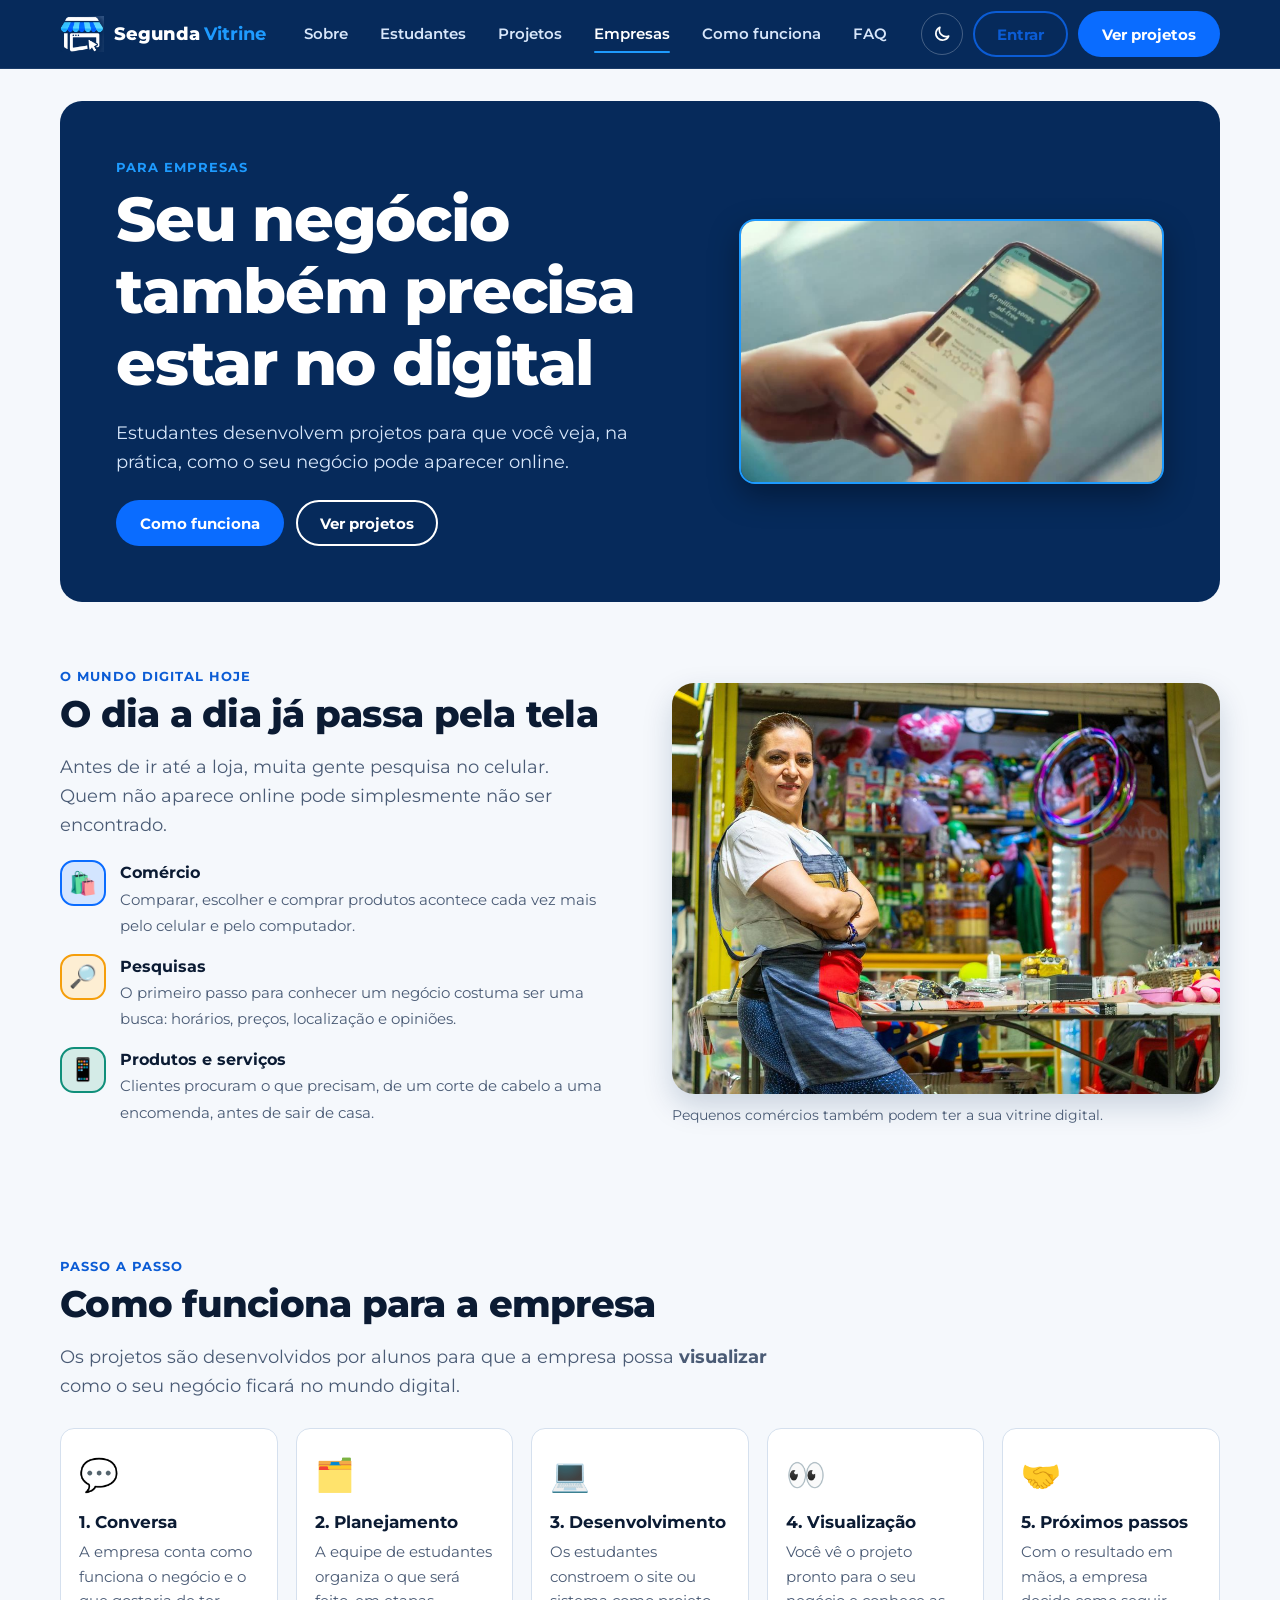
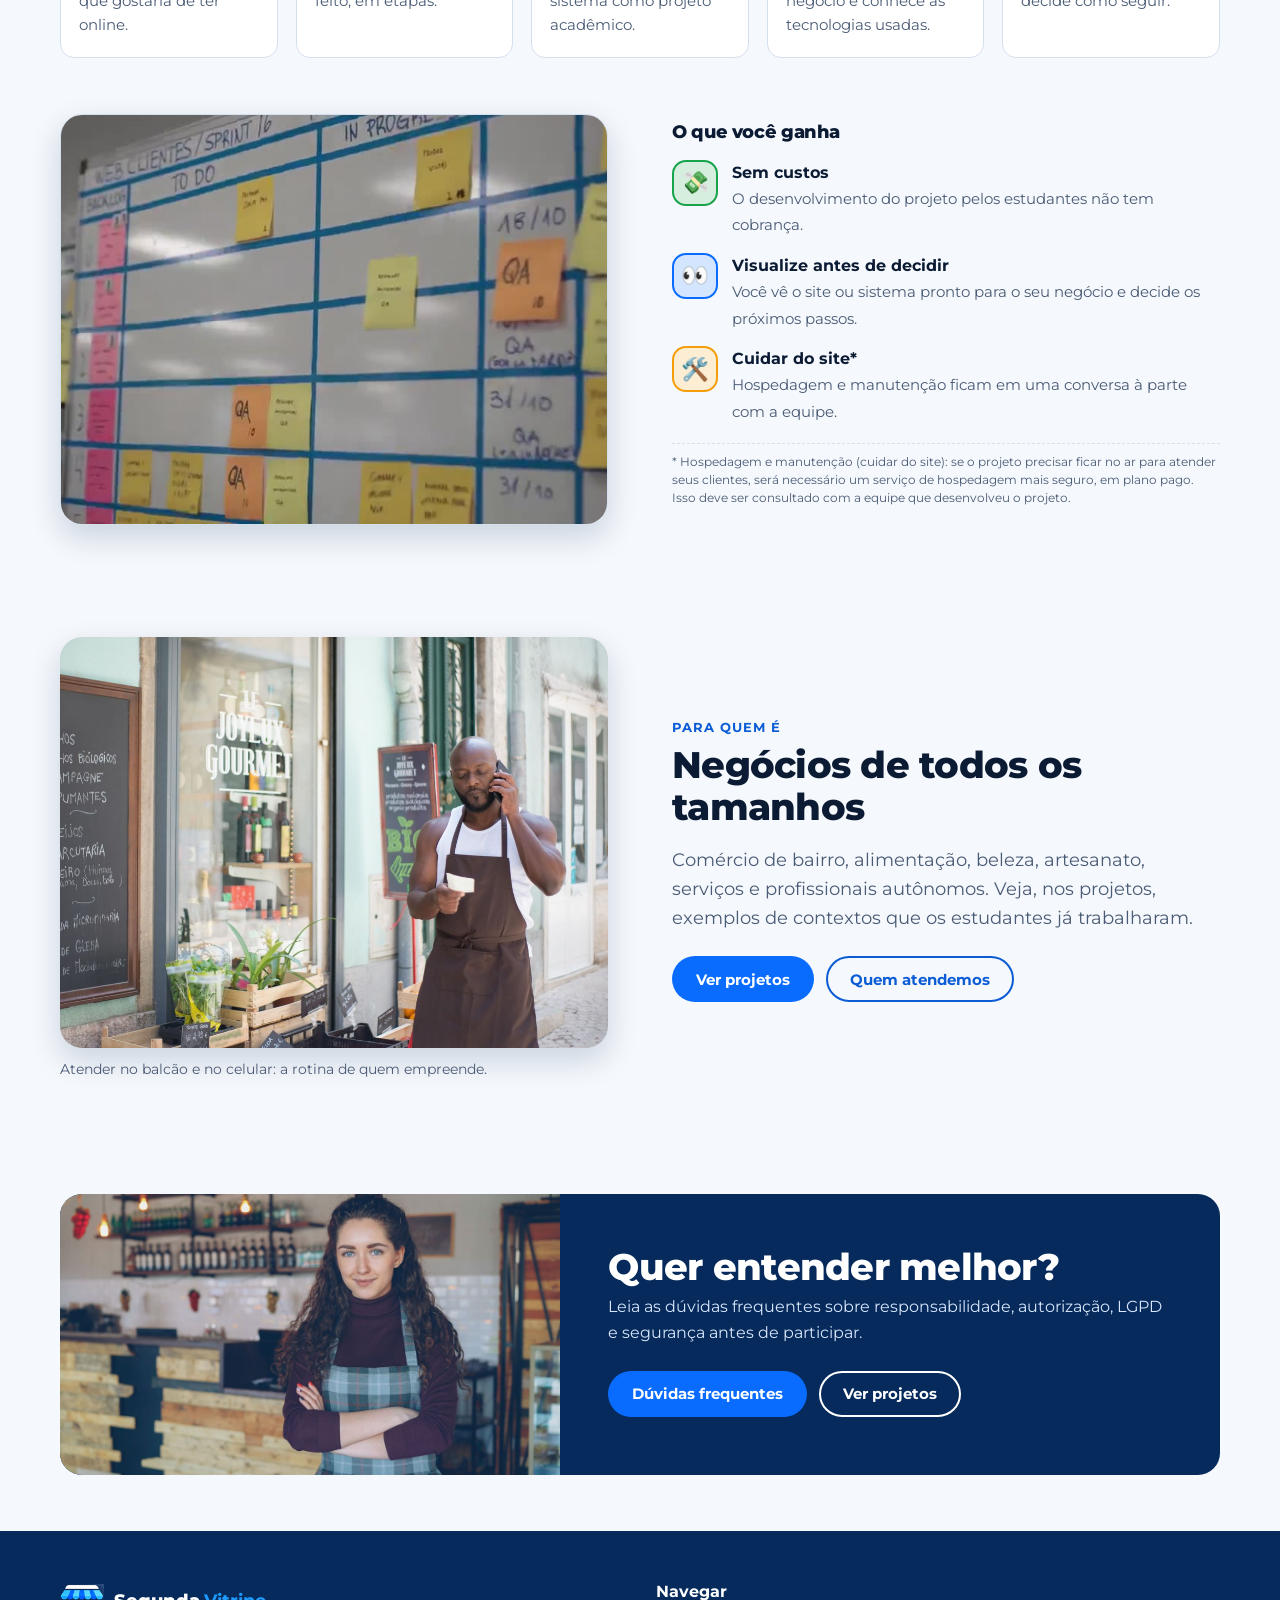
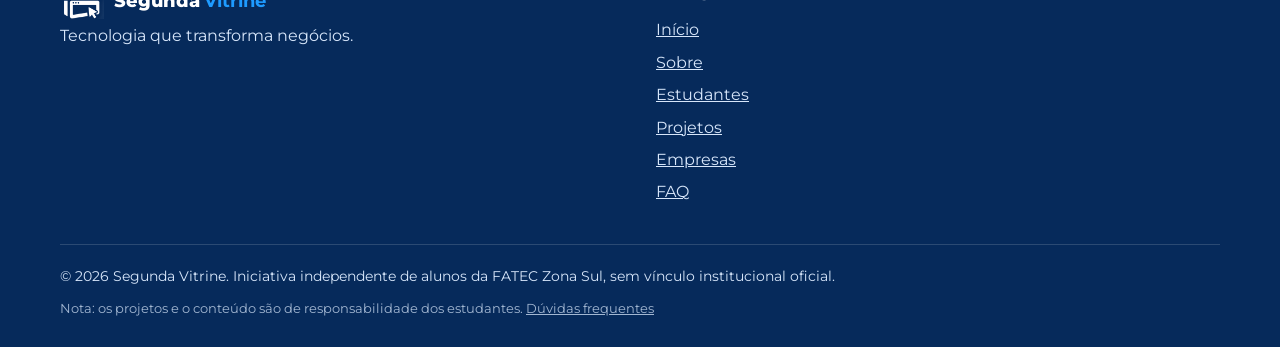
<file: Segunda-Vitrine/empresas.html>
<!DOCTYPE html>
<html lang="pt-BR">
<head>
<meta charset="utf-8">
<meta name="viewport" content="width=device-width, initial-scale=1">
<meta name="description" content="Entenda como a Segunda Vitrine funciona para empresas: estudantes desenvolvem projetos para você visualizar seu negócio no mundo digital.">
<meta property="og:type" content="website">
<meta property="og:site_name" content="Segunda Vitrine">
<meta property="og:title" content="Para empresas | Segunda Vitrine">
<meta property="og:description" content="Entenda como a Segunda Vitrine funciona para empresas: estudantes desenvolvem projetos para você visualizar seu negócio no mundo digital.">
<meta property="og:image" content="assets/banner-linkedin.png">
<meta name="theme-color" content="#062A5B">
<link rel="icon" type="image/png" href="assets/img/favicon.png">
<title>Para empresas – Segunda Vitrine</title>
<link rel="stylesheet" href="https://fonts.googleapis.com/css2?family=Montserrat:wght@400;500;600;700;800&display=swap">
<link rel="stylesheet" href="assets/css/style.css">
<script>try{var t=localStorage.getItem("sv-tema");if(!t)t=matchMedia("(prefers-color-scheme: dark)").matches?"dark":"light";document.documentElement.dataset.theme=t}catch(e){}</script>
</head>
<body>
<div id="prog"></div>

<svg width="0" height="0" style="position:absolute" aria-hidden="true">
<symbol id="logo" viewBox="0 0 48 48"><rect x="10" y="3" width="28" height="5" rx="1.5" fill="#fff"/><path d="M6 10h36l-2 9H8z" fill="#1e9bff"/><path d="M14 10h6l-2 9h-6zM28 10h6l2 9h-6z" fill="#0b5cd5"/><rect x="9" y="22" width="30" height="22" rx="4" fill="#fff"/><rect x="14" y="29" width="16" height="10" rx="1.5" fill="#03050a"/><circle cx="14" cy="26" r="1.2" fill="#03050a"/><circle cx="18" cy="26" r="1.2" fill="#03050a"/><path d="M31 31l7 7-3.2.6 1.8 3.4-1.8.9-1.8-3.4-2.2 2.3z" fill="#fff" stroke="#03050a" stroke-width="1"/></symbol>
<symbol id="i-code" viewBox="0 0 24 24"><path d="M8 7l-5 5 5 5M16 7l5 5-5 5M14 4l-4 16" fill="none" stroke="currentColor" stroke-width="2" stroke-linecap="round" stroke-linejoin="round"/></symbol>
<symbol id="i-data" viewBox="0 0 24 24"><path d="M4 20V13M10 20V8M16 20v-8M3 8l6-4 5 3 6-4" fill="none" stroke="currentColor" stroke-width="2" stroke-linecap="round" stroke-linejoin="round"/></symbol>
<symbol id="i-idea" viewBox="0 0 24 24"><path d="M9 18h6M10 21h4M12 3a6 6 0 00-4 10.5c.7.7 1 1.5 1 2.5h6c0-1 .3-1.8 1-2.5A6 6 0 0012 3z" fill="none" stroke="currentColor" stroke-width="2" stroke-linecap="round" stroke-linejoin="round"/></symbol>
<symbol id="i-hand" viewBox="0 0 24 24"><path d="M2 12l4-4 5 2 3-2 6 4-6 6-3-1-3 2z" fill="none" stroke="currentColor" stroke-width="2" stroke-linejoin="round"/></symbol>
<symbol id="i-arrow" viewBox="0 0 24 24"><path d="M5 12h14M13 6l6 6-6 6" fill="none" stroke="currentColor" stroke-width="2.2" stroke-linecap="round" stroke-linejoin="round"/></symbol>
<symbol id="i-linkedin" viewBox="0 0 24 24"><path fill="currentColor" d="M20.447 20.452h-3.554v-5.569c0-1.328-.027-3.037-1.852-3.037-1.853 0-2.136 1.445-2.136 2.939v5.667H9.351V9h3.414v1.561h.046c.477-.9 1.637-1.85 3.37-1.85 3.601 0 4.267 2.37 4.267 5.455v6.286zM5.337 7.433a2.062 2.062 0 110-4.125 2.062 2.062 0 010 4.125zm1.782 13.019H3.555V9h3.564v11.452zM22.225 0H1.771C.792 0 0 .774 0 1.729v20.542C0 23.227.792 24 1.771 24h20.451C23.2 24 24 23.227 24 22.271V1.729C24 .774 23.2 0 22.222 0z"/></symbol>
<symbol id="i-github" viewBox="0 0 24 24"><path fill="currentColor" d="M12 .297c-6.63 0-12 5.373-12 12 0 5.303 3.438 9.8 8.205 11.385.6.113.82-.258.82-.577 0-.285-.01-1.04-.015-2.04-3.338.724-4.042-1.61-4.042-1.61-.546-1.387-1.333-1.756-1.333-1.756-1.089-.745.083-.729.083-.729 1.205.084 1.839 1.237 1.839 1.237 1.07 1.834 2.807 1.304 3.492.997.107-.775.418-1.305.762-1.604-2.665-.305-5.467-1.334-5.467-5.931 0-1.311.469-2.381 1.236-3.221-.124-.303-.535-1.524.117-3.176 0 0 1.008-.322 3.301 1.23a11.5 11.5 0 013.003-.404c1.02.005 2.047.138 3.006.404 2.291-1.552 3.297-1.23 3.297-1.23.653 1.653.242 2.874.118 3.176.77.84 1.235 1.911 1.235 3.221 0 4.609-2.807 5.624-5.479 5.921.43.372.823 1.102.823 2.222 0 1.606-.015 2.896-.015 3.286 0 .321.216.694.825.576C20.565 22.092 24 17.592 24 12.297c0-6.627-5.373-12-12-12"/></symbol>
<symbol id="i-file" viewBox="0 0 24 24"><path d="M14 3H7a2 2 0 00-2 2v14a2 2 0 002 2h10a2 2 0 002-2V8zM14 3v5h5M9 13h6M9 17h6M9 9h2" fill="none" stroke="currentColor" stroke-width="2" stroke-linecap="round" stroke-linejoin="round"/></symbol>
<symbol id="i-globe" viewBox="0 0 24 24"><circle cx="12" cy="12" r="9" fill="none" stroke="currentColor" stroke-width="2"/><path d="M3 12h18M12 3c3 3 3 15 0 18M12 3c-3 3-3 15 0 18" fill="none" stroke="currentColor" stroke-width="2"/></symbol>
<symbol id="i-x" viewBox="0 0 24 24"><path d="M6 6l12 12M18 6L6 18" fill="none" stroke="currentColor" stroke-width="2.4" stroke-linecap="round"/></symbol>
<symbol id="i-target" viewBox="0 0 24 24"><circle cx="12" cy="12" r="9" fill="none" stroke="currentColor" stroke-width="2"/><circle cx="12" cy="12" r="4.5" fill="none" stroke="currentColor" stroke-width="2"/><circle cx="12" cy="12" r="1" fill="currentColor"/></symbol>
<symbol id="i-gear" viewBox="0 0 24 24"><circle cx="12" cy="12" r="3" fill="none" stroke="currentColor" stroke-width="2"/><path d="M12 2v3M12 19v3M2 12h3M19 12h3M5 5l2 2M17 17l2 2M19 5l-2 2M7 17l-2 2" stroke="currentColor" stroke-width="2" stroke-linecap="round"/></symbol>
<symbol id="i-box" viewBox="0 0 24 24"><path d="M3 7l9-4 9 4v10l-9 4-9-4zM3 7l9 4 9-4M12 11v10" fill="none" stroke="currentColor" stroke-width="2" stroke-linejoin="round"/></symbol>
<symbol id="i-filter" viewBox="0 0 24 24"><path d="M4 5h16l-6 7v6l-4 2v-8z" fill="none" stroke="currentColor" stroke-width="2" stroke-linejoin="round"/></symbol><symbol id="i-search" viewBox="0 0 24 24"><circle cx="11" cy="11" r="7" fill="none" stroke="currentColor" stroke-width="2.2"/><path d="M20 20l-4-4" stroke="currentColor" stroke-width="2.2" stroke-linecap="round"/></symbol></svg>
<header>
<div class="wrap nav">
<a class="brand" href="index.html"><img class="mark" src="assets/img/logo-mark.png" alt="" width="40" height="40"><span>Segunda<b>Vitrine</b></span></a>
<button class="menu-toggle" type="button" aria-expanded="false" aria-controls="menu-principal" aria-label="Abrir menu"><span></span><span></span><span></span></button>
<nav id="menu-principal" aria-label="Principal"><ul><li><a href="sobre.html">Sobre</a></li><li><a href="estudantes.html">Estudantes</a></li><li><a href="projetos.html">Projetos</a></li><li><a href="empresas.html" class=on aria-current=page>Empresas</a></li><li><a href="index.html#como">Como funciona</a></li><li><a href="faq.html">FAQ</a></li></ul></nav>
<div class="act"><button class="tgl" id="tgl" type="button" aria-label="Alternar fundo branco ou preto" aria-pressed="false"><svg class="moon" width="20" height="20" viewBox="0 0 24 24" aria-hidden="true"><path d="M20 14.5A8 8 0 019.5 4a8 8 0 1010.5 10.5z" fill="none" stroke="currentColor" stroke-width="2" stroke-linejoin="round"/></svg><svg class="sun" width="20" height="20" viewBox="0 0 24 24" aria-hidden="true"><circle cx="12" cy="12" r="4" fill="none" stroke="currentColor" stroke-width="2"/><path d="M12 2v2.5M12 19.5V22M2 12h2.5M19.5 12H22M4.9 4.9l1.8 1.8M17.3 17.3l1.8 1.8M19.1 4.9l-1.8 1.8M6.7 17.3l-1.8 1.8" stroke="currentColor" stroke-width="2" stroke-linecap="round"/></svg></button><a class="btn btn-g" id="nav-entrar" href="entrar.html">Entrar</a><a class="btn btn-p" href="projetos.html">Ver projetos</a></div>
</div>
</header>
<main><div class="wrap">
<div class="ph banner bn-split"><div><p class="eyebrow on-navy">Para empresas</p><h1>Seu negócio também precisa estar no digital</h1><p class="lead">Estudantes desenvolvem projetos para que você veja, na prática, como o seu negócio pode aparecer online.</p><div class="cta"><a class="btn btn-p" href="#como-funciona">Como funciona</a><a class="btn btn-g on-navy" href="projetos.html">Ver projetos</a></div></div><video class="vid bn-side" muted loop playsinline autoplay preload="metadata" poster="assets/media/digital.jpg" src="assets/media/digital.mp4" aria-label="Pessoa pesquisando produtos no celular"></video></div>

<section id="digital"><div class="two"><div class="rv"><p class="eyebrow">O mundo digital hoje</p><h2>O dia a dia já passa pela tela</h2>
<p class="lead">Antes de ir até a loja, muita gente pesquisa no celular. Quem não aparece online pode simplesmente não ser encontrado.</p>
<ul class="eck"><li><span style="--c:#0A6CFF">🛍️</span><div><b>Comércio</b><small>Comparar, escolher e comprar produtos acontece cada vez mais pelo celular e pelo computador.</small></div></li>
<li><span style="--c:#F59E0B">🔎</span><div><b>Pesquisas</b><small>O primeiro passo para conhecer um negócio costuma ser uma busca: horários, preços, localização e opiniões.</small></div></li>
<li><span style="--c:#0F8F7A">📱</span><div><b>Produtos e serviços</b><small>Clientes procuram o que precisam, de um corte de cabelo a uma encomenda, antes de sair de casa.</small></div></li></ul></div>
<figure class="ph-fig rv"><img src="assets/img/empresa-comercio.jpg" width="1200" height="804" loading="lazy" alt="Comerciante de braços cruzados em frente à sua banca cheia de produtos"><figcaption>Pequenos comércios também podem ter a sua vitrine digital.</figcaption></figure></div></section>

<section id="como-funciona"><div class="rv"><p class="eyebrow">Passo a passo</p><h2>Como funciona para a empresa</h2><p class="lead">Os projetos são desenvolvidos por alunos para que a empresa possa <strong>visualizar</strong> como o seu negócio ficará no mundo digital.</p></div>
<ol class="steps3 five">
<li><span class="em">💬</span><b>1. Conversa</b><p>A empresa conta como funciona o negócio e o que gostaria de ter online.</p></li>
<li><span class="em">🗂️</span><b>2. Planejamento</b><p>A equipe de estudantes organiza o que será feito, em etapas.</p></li>
<li><span class="em">💻</span><b>3. Desenvolvimento</b><p>Os estudantes constroem o site ou sistema como projeto acadêmico.</p></li>
<li><span class="em">👀</span><b>4. Visualização</b><p>Você vê o projeto pronto para o seu negócio e conhece as tecnologias usadas.</p></li>
<li><span class="em">🤝</span><b>5. Próximos passos</b><p>Com o resultado em mãos, a empresa decide como seguir.</p></li></ol>
<div class="two rev"><div class="emp-media rv"><video class="vid" muted loop playsinline preload="none" poster="assets/media/planejamento.jpg" data-src="assets/media/planejamento.mp4" aria-label="Quadro de planejamento com post-its organizando as etapas de um projeto"></video></div>
<div class="rv"><h3>O que você ganha</h3><ul class="eck"><li><span style="--c:#16A34A">💸</span><div><b>Sem custos</b><small>O desenvolvimento do projeto pelos estudantes não tem cobrança.</small></div></li>
<li><span style="--c:#0A6CFF">👀</span><div><b>Visualize antes de decidir</b><small>Você vê o site ou sistema pronto para o seu negócio e decide os próximos passos.</small></div></li>
<li><span style="--c:#F59E0B">🛠️</span><div><b>Cuidar do site*</b><small>Hospedagem e manutenção ficam em uma conversa à parte com a equipe.</small></div></li></ul>
<p class="fine">* Hospedagem e manutenção (cuidar do site): se o projeto precisar ficar no ar para atender seus clientes, será necessário um serviço de hospedagem mais seguro, em plano pago. Isso deve ser consultado com a equipe que desenvolveu o projeto.</p></div></div></section>

<section id="quem"><div class="two"><figure class="ph-fig rv"><img src="assets/img/empresa-celular.jpg" width="1200" height="801" loading="lazy" alt="Comerciante em frente à sua loja, ao telefone, conferindo um papel na mão"><figcaption>Atender no balcão e no celular: a rotina de quem empreende.</figcaption></figure>
<div class="rv"><p class="eyebrow">Para quem é</p><h2>Negócios de todos os tamanhos</h2><p class="lead">Comércio de bairro, alimentação, beleza, artesanato, serviços e profissionais autônomos. Veja, nos projetos, exemplos de contextos que os estudantes já trabalharam.</p>
<div class="cta"><a class="btn btn-p" href="projetos.html">Ver projetos</a><a class="btn btn-g" href="sobre.html#perfis">Quem atendemos</a></div></div></div></section>

<section class="cta-end"><div class="band band-img"><img src="assets/img/empresa-cafe.jpg" width="1200" height="675" loading="lazy" alt="Proprietária de um café sorrindo, de braços cruzados, em frente ao balcão"><div><h2>Quer entender melhor?</h2><p>Leia as dúvidas frequentes sobre responsabilidade, autorização, LGPD e segurança antes de participar.</p><div class="cta"><a class="btn btn-p" href="faq.html">Dúvidas frequentes</a><a class="btn btn-g on-navy" href="projetos.html">Ver projetos</a></div></div></div></section>
</div></main>
<footer><div class="wrap">
<div class="fg">
<div><a class="brand" href="index.html"><img class="mark" src="assets/img/logo-mark.png" alt="" width="36" height="36"><span>Segunda<b>Vitrine</b></span></a><p>Tecnologia que transforma negócios.</p></div>
<div><h4>Navegar</h4><ul><li><a href="index.html">Início</a></li><li><a href="sobre.html">Sobre</a></li><li><a href="estudantes.html">Estudantes</a></li><li><a href="projetos.html">Projetos</a></li><li><a href="empresas.html">Empresas</a></li><li><a href="faq.html">FAQ</a></li></ul></div>
</div>
<div class="legal">© 2026 Segunda Vitrine. Iniciativa independente de alunos da FATEC Zona Sul, sem vínculo institucional oficial.</div>
<p class="nota">Nota: os projetos e o conteúdo são de responsabilidade dos estudantes. <a href="faq.html">Dúvidas frequentes</a></p>
</div></footer>

<script src="assets/js/config.js"></script>
<script src="assets/js/data.js"></script>
<script src="assets/js/common.js"></script>
</body>
</html>
</file>
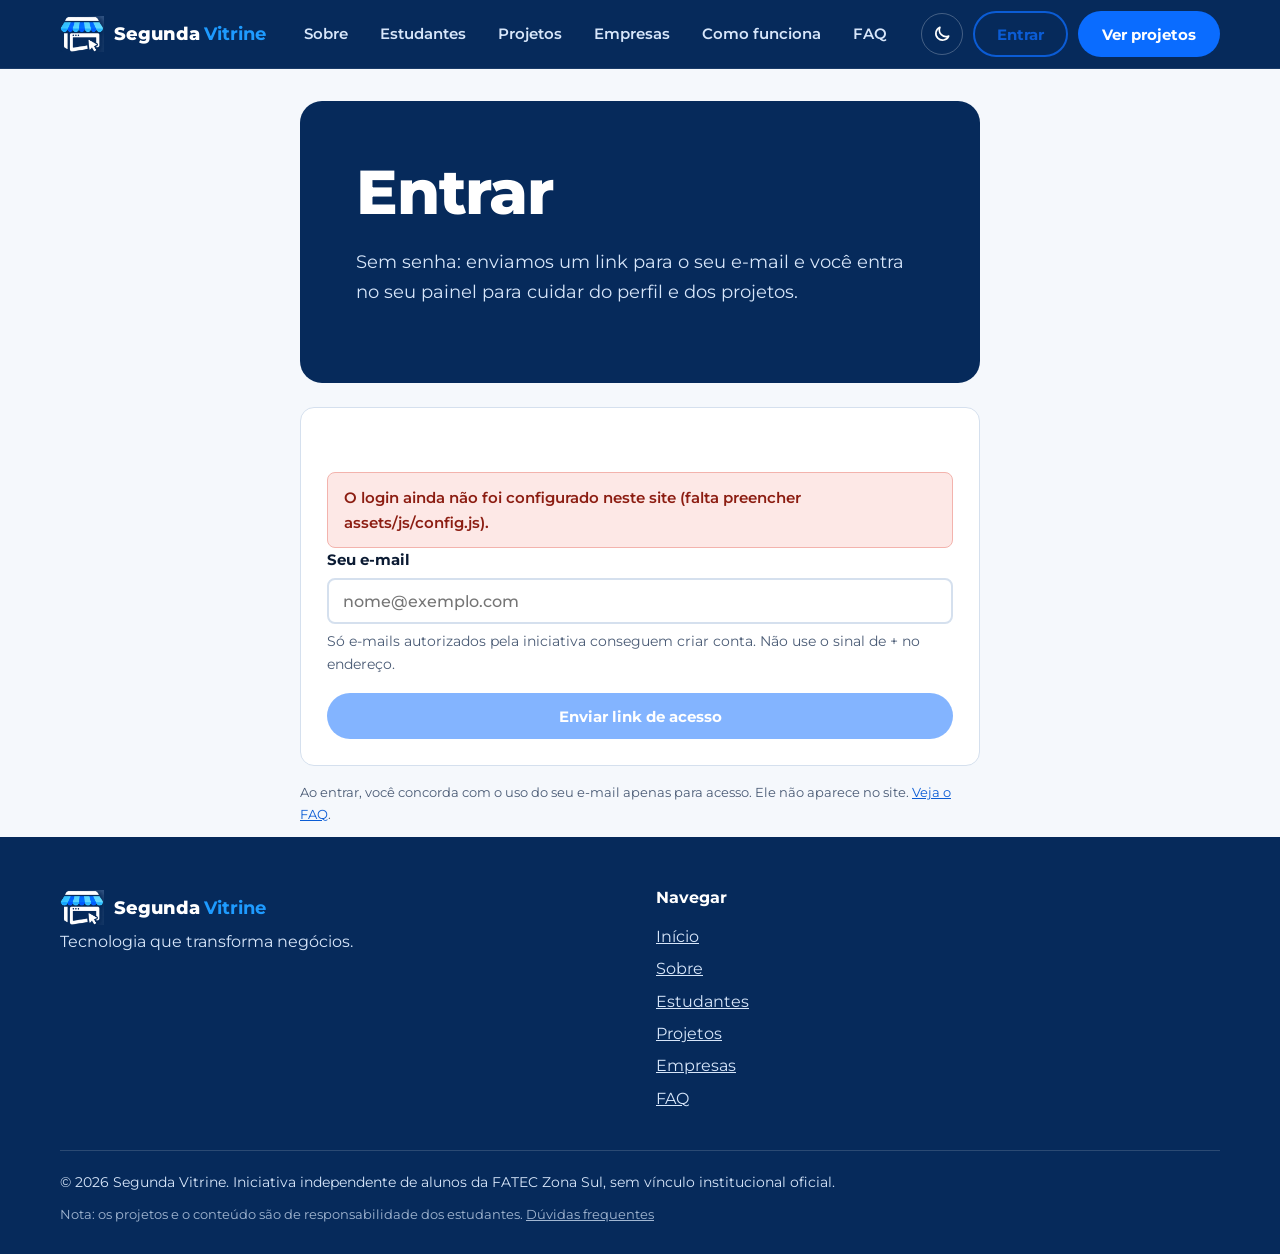
<file: Segunda-Vitrine/entrar.html>
<!DOCTYPE html>
<html lang="pt-BR">
<head>
<meta charset="utf-8">
<meta name="viewport" content="width=device-width, initial-scale=1">
<meta name="description" content="Acesso dos estudantes por link enviado ao e-mail.">
<meta name="robots" content="noindex">
<meta name="theme-color" content="#062A5B">
<link rel="icon" type="image/png" href="assets/img/favicon.png">
<title>Entrar – Segunda Vitrine</title>
<link rel="stylesheet" href="https://fonts.googleapis.com/css2?family=Montserrat:wght@400;500;600;700;800&display=swap">
<link rel="stylesheet" href="assets/css/style.css">
<script>try{var t=localStorage.getItem("sv-tema");if(!t)t=matchMedia("(prefers-color-scheme: dark)").matches?"dark":"light";document.documentElement.dataset.theme=t}catch(e){}</script>
</head>
<body>
<div id="prog"></div>

<svg width="0" height="0" style="position:absolute" aria-hidden="true">
<symbol id="logo" viewBox="0 0 48 48"><rect x="10" y="3" width="28" height="5" rx="1.5" fill="#fff"/><path d="M6 10h36l-2 9H8z" fill="#1e9bff"/><path d="M14 10h6l-2 9h-6zM28 10h6l2 9h-6z" fill="#0b5cd5"/><rect x="9" y="22" width="30" height="22" rx="4" fill="#fff"/><rect x="14" y="29" width="16" height="10" rx="1.5" fill="#03050a"/><circle cx="14" cy="26" r="1.2" fill="#03050a"/><circle cx="18" cy="26" r="1.2" fill="#03050a"/><path d="M31 31l7 7-3.2.6 1.8 3.4-1.8.9-1.8-3.4-2.2 2.3z" fill="#fff" stroke="#03050a" stroke-width="1"/></symbol>
<symbol id="i-code" viewBox="0 0 24 24"><path d="M8 7l-5 5 5 5M16 7l5 5-5 5M14 4l-4 16" fill="none" stroke="currentColor" stroke-width="2" stroke-linecap="round" stroke-linejoin="round"/></symbol>
<symbol id="i-data" viewBox="0 0 24 24"><path d="M4 20V13M10 20V8M16 20v-8M3 8l6-4 5 3 6-4" fill="none" stroke="currentColor" stroke-width="2" stroke-linecap="round" stroke-linejoin="round"/></symbol>
<symbol id="i-idea" viewBox="0 0 24 24"><path d="M9 18h6M10 21h4M12 3a6 6 0 00-4 10.5c.7.7 1 1.5 1 2.5h6c0-1 .3-1.8 1-2.5A6 6 0 0012 3z" fill="none" stroke="currentColor" stroke-width="2" stroke-linecap="round" stroke-linejoin="round"/></symbol>
<symbol id="i-hand" viewBox="0 0 24 24"><path d="M2 12l4-4 5 2 3-2 6 4-6 6-3-1-3 2z" fill="none" stroke="currentColor" stroke-width="2" stroke-linejoin="round"/></symbol>
<symbol id="i-arrow" viewBox="0 0 24 24"><path d="M5 12h14M13 6l6 6-6 6" fill="none" stroke="currentColor" stroke-width="2.2" stroke-linecap="round" stroke-linejoin="round"/></symbol>
<symbol id="i-linkedin" viewBox="0 0 24 24"><path fill="currentColor" d="M20.447 20.452h-3.554v-5.569c0-1.328-.027-3.037-1.852-3.037-1.853 0-2.136 1.445-2.136 2.939v5.667H9.351V9h3.414v1.561h.046c.477-.9 1.637-1.85 3.37-1.85 3.601 0 4.267 2.37 4.267 5.455v6.286zM5.337 7.433a2.062 2.062 0 110-4.125 2.062 2.062 0 010 4.125zm1.782 13.019H3.555V9h3.564v11.452zM22.225 0H1.771C.792 0 0 .774 0 1.729v20.542C0 23.227.792 24 1.771 24h20.451C23.2 24 24 23.227 24 22.271V1.729C24 .774 23.2 0 22.222 0z"/></symbol>
<symbol id="i-github" viewBox="0 0 24 24"><path fill="currentColor" d="M12 .297c-6.63 0-12 5.373-12 12 0 5.303 3.438 9.8 8.205 11.385.6.113.82-.258.82-.577 0-.285-.01-1.04-.015-2.04-3.338.724-4.042-1.61-4.042-1.61-.546-1.387-1.333-1.756-1.333-1.756-1.089-.745.083-.729.083-.729 1.205.084 1.839 1.237 1.839 1.237 1.07 1.834 2.807 1.304 3.492.997.107-.775.418-1.305.762-1.604-2.665-.305-5.467-1.334-5.467-5.931 0-1.311.469-2.381 1.236-3.221-.124-.303-.535-1.524.117-3.176 0 0 1.008-.322 3.301 1.23a11.5 11.5 0 013.003-.404c1.02.005 2.047.138 3.006.404 2.291-1.552 3.297-1.23 3.297-1.23.653 1.653.242 2.874.118 3.176.77.84 1.235 1.911 1.235 3.221 0 4.609-2.807 5.624-5.479 5.921.43.372.823 1.102.823 2.222 0 1.606-.015 2.896-.015 3.286 0 .321.216.694.825.576C20.565 22.092 24 17.592 24 12.297c0-6.627-5.373-12-12-12"/></symbol>
<symbol id="i-file" viewBox="0 0 24 24"><path d="M14 3H7a2 2 0 00-2 2v14a2 2 0 002 2h10a2 2 0 002-2V8zM14 3v5h5M9 13h6M9 17h6M9 9h2" fill="none" stroke="currentColor" stroke-width="2" stroke-linecap="round" stroke-linejoin="round"/></symbol>
<symbol id="i-globe" viewBox="0 0 24 24"><circle cx="12" cy="12" r="9" fill="none" stroke="currentColor" stroke-width="2"/><path d="M3 12h18M12 3c3 3 3 15 0 18M12 3c-3 3-3 15 0 18" fill="none" stroke="currentColor" stroke-width="2"/></symbol>
<symbol id="i-x" viewBox="0 0 24 24"><path d="M6 6l12 12M18 6L6 18" fill="none" stroke="currentColor" stroke-width="2.4" stroke-linecap="round"/></symbol>
<symbol id="i-target" viewBox="0 0 24 24"><circle cx="12" cy="12" r="9" fill="none" stroke="currentColor" stroke-width="2"/><circle cx="12" cy="12" r="4.5" fill="none" stroke="currentColor" stroke-width="2"/><circle cx="12" cy="12" r="1" fill="currentColor"/></symbol>
<symbol id="i-gear" viewBox="0 0 24 24"><circle cx="12" cy="12" r="3" fill="none" stroke="currentColor" stroke-width="2"/><path d="M12 2v3M12 19v3M2 12h3M19 12h3M5 5l2 2M17 17l2 2M19 5l-2 2M7 17l-2 2" stroke="currentColor" stroke-width="2" stroke-linecap="round"/></symbol>
<symbol id="i-box" viewBox="0 0 24 24"><path d="M3 7l9-4 9 4v10l-9 4-9-4zM3 7l9 4 9-4M12 11v10" fill="none" stroke="currentColor" stroke-width="2" stroke-linejoin="round"/></symbol>
<symbol id="i-filter" viewBox="0 0 24 24"><path d="M4 5h16l-6 7v6l-4 2v-8z" fill="none" stroke="currentColor" stroke-width="2" stroke-linejoin="round"/></symbol><symbol id="i-search" viewBox="0 0 24 24"><circle cx="11" cy="11" r="7" fill="none" stroke="currentColor" stroke-width="2.2"/><path d="M20 20l-4-4" stroke="currentColor" stroke-width="2.2" stroke-linecap="round"/></symbol></svg>
<header>
<div class="wrap nav">
<a class="brand" href="index.html"><img class="mark" src="assets/img/logo-mark.png" alt="" width="40" height="40"><span>Segunda<b>Vitrine</b></span></a>
<button class="menu-toggle" type="button" aria-expanded="false" aria-controls="menu-principal" aria-label="Abrir menu"><span></span><span></span><span></span></button>
<nav id="menu-principal" aria-label="Principal"><ul><li><a href="sobre.html">Sobre</a></li><li><a href="estudantes.html" >Estudantes</a></li><li><a href="projetos.html">Projetos</a></li><li><a href="empresas.html">Empresas</a></li><li><a href="index.html#como">Como funciona</a></li><li><a href="faq.html">FAQ</a></li></ul></nav>
<div class="act"><button class="tgl" id="tgl" type="button" aria-label="Alternar fundo branco ou preto" aria-pressed="false"><svg class="moon" width="20" height="20" viewBox="0 0 24 24" aria-hidden="true"><path d="M20 14.5A8 8 0 019.5 4a8 8 0 1010.5 10.5z" fill="none" stroke="currentColor" stroke-width="2" stroke-linejoin="round"/></svg><svg class="sun" width="20" height="20" viewBox="0 0 24 24" aria-hidden="true"><circle cx="12" cy="12" r="4" fill="none" stroke="currentColor" stroke-width="2"/><path d="M12 2v2.5M12 19.5V22M2 12h2.5M19.5 12H22M4.9 4.9l1.8 1.8M17.3 17.3l1.8 1.8M19.1 4.9l-1.8 1.8M6.7 17.3l-1.8 1.8" stroke="currentColor" stroke-width="2" stroke-linecap="round"/></svg></button><a class="btn btn-g" id="nav-entrar" href="entrar.html">Entrar</a><a class="btn btn-p" href="projetos.html">Ver projetos</a></div>
</div>
</header>
<main><div class="wrap narrow">
<div class="ph banner"><h1>Entrar</h1><p class="lead">Sem senha: enviamos um link para o seu e-mail e você entra no seu painel para cuidar do perfil e dos projetos.</p></div>
<section class="card login">
<p id="msg" class="alert info" role="status" aria-live="polite" hidden></p>
<div id="passo1"><form id="f-login" class="frm" novalidate>
<div class="fld"><label for="email">Seu e-mail</label><input id="email" type="email" inputmode="email" autocomplete="email" required placeholder="nome@exemplo.com"><p class="hint">Só e-mails autorizados pela iniciativa conseguem criar conta. Não use o sinal de + no endereço.</p></div>
<button class="btn btn-p" id="btn-enviar" type="submit">Enviar link de acesso</button></form></div>
<div id="passo2" hidden><h2>Verifique seu e-mail</h2>
<p>Enviamos um link para <b id="email-ok"></b>. Abra o e-mail e clique em <b>Entrar</b>. Confira também a caixa de spam. O link vale por pouco tempo e só funciona uma vez.</p>
<form id="f-codigo" class="frm" novalidate><div class="fld"><label for="codigo">Prefere digitar o código? (mesmo e-mail)</label><input id="codigo" inputmode="numeric" autocomplete="one-time-code" maxlength="10" placeholder="Código numérico do e-mail"></div>
<div class="acts"><button class="btn btn-p" id="btn-codigo" type="submit">Entrar com o código</button><button class="btn btn-g" id="reenviar" type="button">Usar outro e-mail</button></div></form></div>
<noscript><p class="alert err">É preciso habilitar o JavaScript para entrar.</p></noscript>
</section>
<p class="fine2">Ao entrar, você concorda com o uso do seu e-mail apenas para acesso. Ele não aparece no site. <a href="faq.html#lgpd">Veja o FAQ</a>.</p>
</div></main>
<footer><div class="wrap">
<div class="fg">
<div><a class="brand" href="index.html"><img class="mark" src="assets/img/logo-mark.png" alt="" width="36" height="36"><span>Segunda<b>Vitrine</b></span></a><p>Tecnologia que transforma negócios.</p></div>
<div><h4>Navegar</h4><ul><li><a href="index.html">Início</a></li><li><a href="sobre.html">Sobre</a></li><li><a href="estudantes.html">Estudantes</a></li><li><a href="projetos.html">Projetos</a></li><li><a href="empresas.html">Empresas</a></li><li><a href="faq.html">FAQ</a></li></ul></div>
</div>
<div class="legal">© 2026 Segunda Vitrine. Iniciativa independente de alunos da FATEC Zona Sul, sem vínculo institucional oficial.</div>
<p class="nota">Nota: os projetos e o conteúdo são de responsabilidade dos estudantes. <a href="faq.html">Dúvidas frequentes</a></p>
</div></footer>
<script src="assets/js/config.js"></script>
<script src="assets/js/data.js"></script>
<script src="assets/js/common.js"></script>
<script src="assets/js/vendor/supabase-2.118.0.js"></script>
<script src="assets/js/entrar.js"></script>
</body>
</html>
</file>
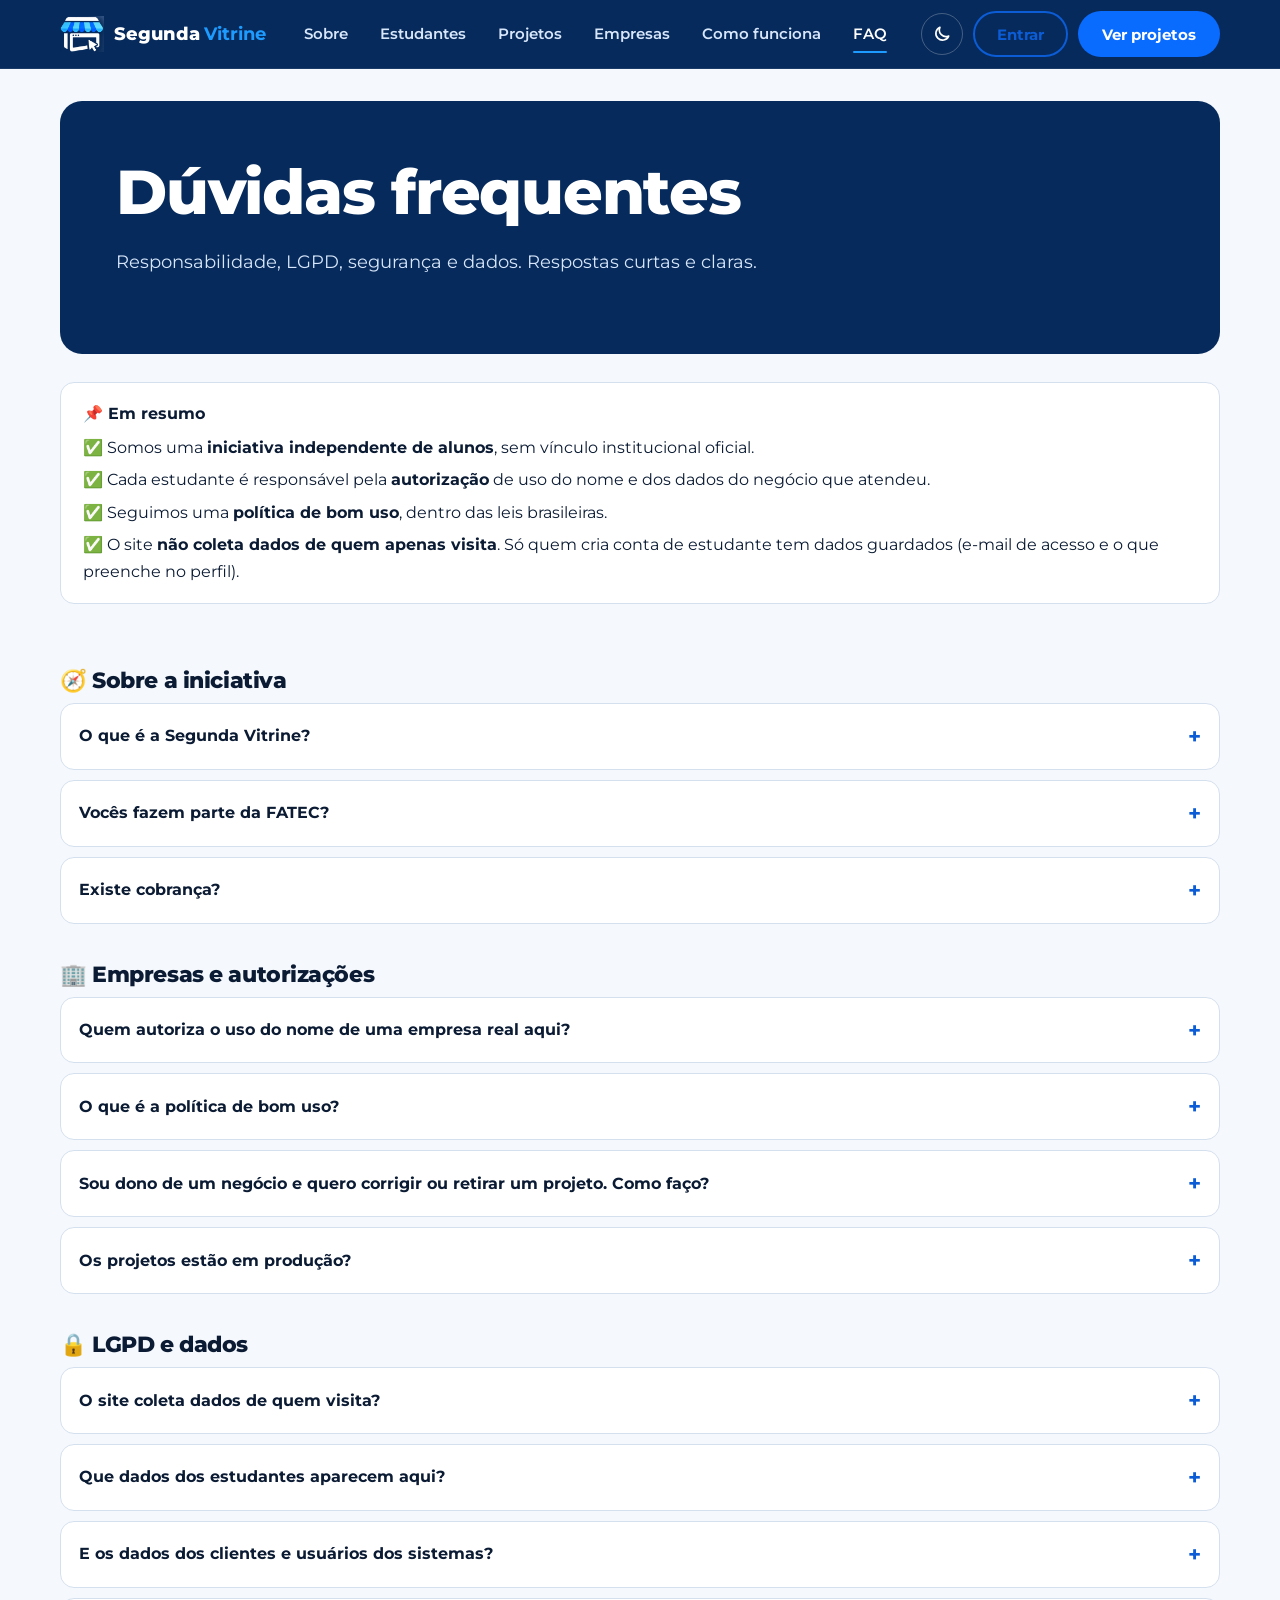
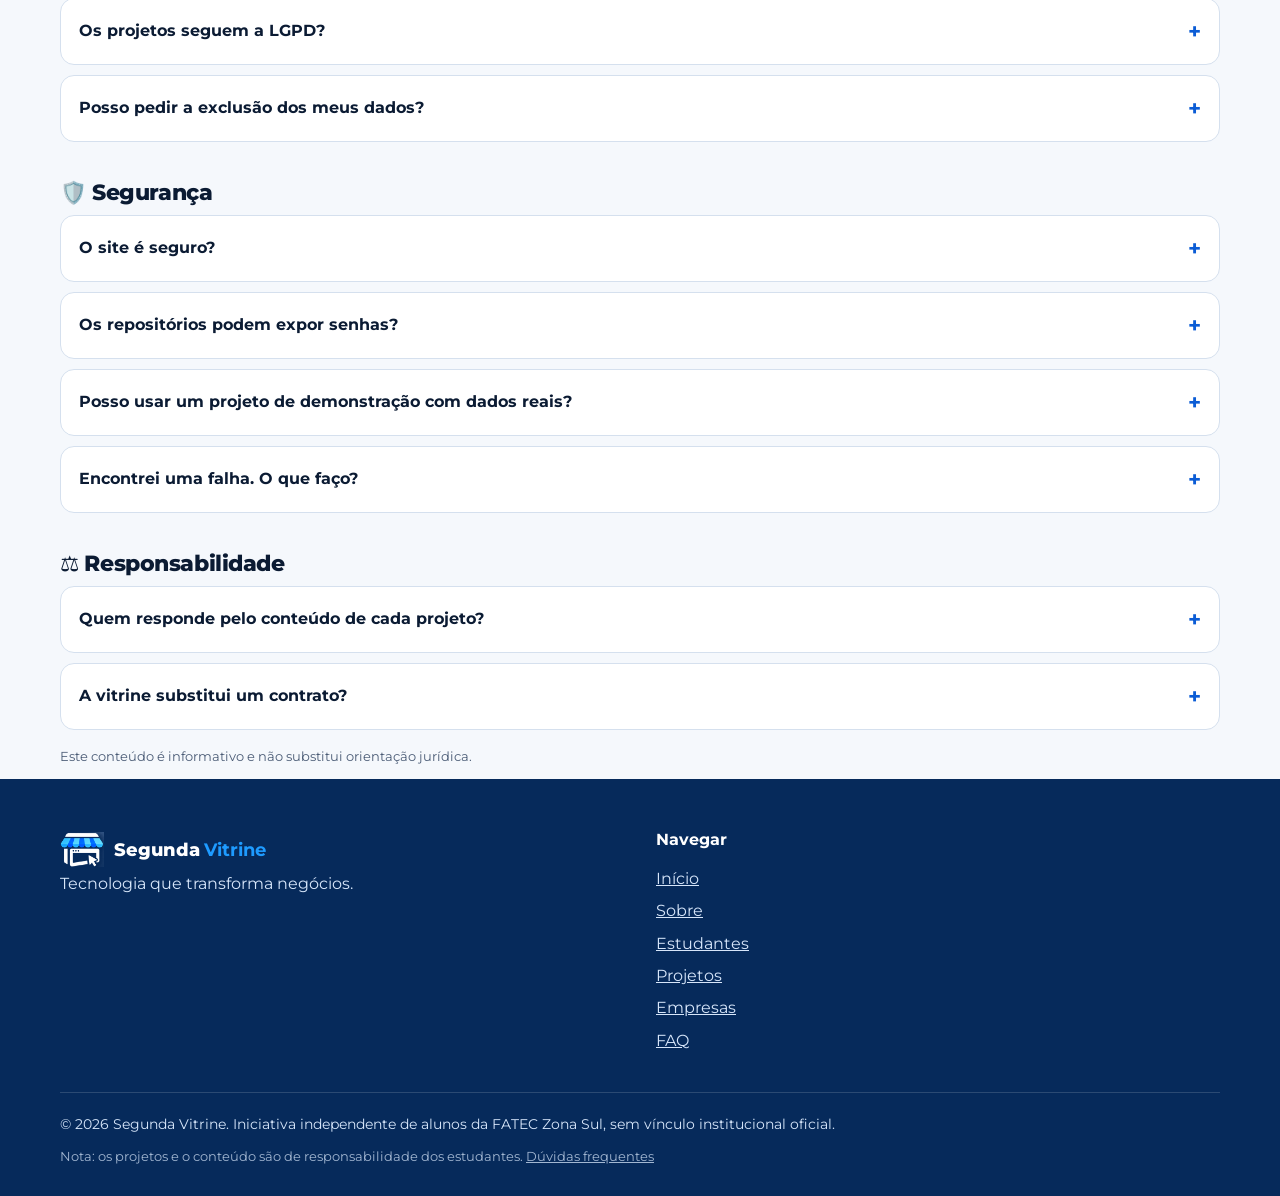
<file: Segunda-Vitrine/faq.html>
<!DOCTYPE html>
<html lang="pt-BR">
<head>
<meta charset="utf-8">
<meta name="viewport" content="width=device-width, initial-scale=1">
<meta name="description" content="Perguntas e respostas sobre responsabilidade, autorização, LGPD, segurança e dados na Segunda Vitrine.">
<meta property="og:type" content="website">
<meta property="og:site_name" content="Segunda Vitrine">
<meta property="og:title" content="Dúvidas frequentes | Segunda Vitrine">
<meta property="og:description" content="Perguntas e respostas sobre responsabilidade, autorização, LGPD, segurança e dados na Segunda Vitrine.">
<meta property="og:image" content="assets/banner-linkedin.png">
<meta name="theme-color" content="#062A5B">
<link rel="icon" type="image/png" href="assets/img/favicon.png">
<title>Dúvidas frequentes – Segunda Vitrine</title>
<link rel="stylesheet" href="https://fonts.googleapis.com/css2?family=Montserrat:wght@400;500;600;700;800&display=swap">
<link rel="stylesheet" href="assets/css/style.css">
<script>try{var t=localStorage.getItem("sv-tema");if(!t)t=matchMedia("(prefers-color-scheme: dark)").matches?"dark":"light";document.documentElement.dataset.theme=t}catch(e){}</script>
</head>
<body>
<div id="prog"></div>

<svg width="0" height="0" style="position:absolute" aria-hidden="true">
<symbol id="logo" viewBox="0 0 48 48"><rect x="10" y="3" width="28" height="5" rx="1.5" fill="#fff"/><path d="M6 10h36l-2 9H8z" fill="#1e9bff"/><path d="M14 10h6l-2 9h-6zM28 10h6l2 9h-6z" fill="#0b5cd5"/><rect x="9" y="22" width="30" height="22" rx="4" fill="#fff"/><rect x="14" y="29" width="16" height="10" rx="1.5" fill="#03050a"/><circle cx="14" cy="26" r="1.2" fill="#03050a"/><circle cx="18" cy="26" r="1.2" fill="#03050a"/><path d="M31 31l7 7-3.2.6 1.8 3.4-1.8.9-1.8-3.4-2.2 2.3z" fill="#fff" stroke="#03050a" stroke-width="1"/></symbol>
<symbol id="i-code" viewBox="0 0 24 24"><path d="M8 7l-5 5 5 5M16 7l5 5-5 5M14 4l-4 16" fill="none" stroke="currentColor" stroke-width="2" stroke-linecap="round" stroke-linejoin="round"/></symbol>
<symbol id="i-data" viewBox="0 0 24 24"><path d="M4 20V13M10 20V8M16 20v-8M3 8l6-4 5 3 6-4" fill="none" stroke="currentColor" stroke-width="2" stroke-linecap="round" stroke-linejoin="round"/></symbol>
<symbol id="i-idea" viewBox="0 0 24 24"><path d="M9 18h6M10 21h4M12 3a6 6 0 00-4 10.5c.7.7 1 1.5 1 2.5h6c0-1 .3-1.8 1-2.5A6 6 0 0012 3z" fill="none" stroke="currentColor" stroke-width="2" stroke-linecap="round" stroke-linejoin="round"/></symbol>
<symbol id="i-hand" viewBox="0 0 24 24"><path d="M2 12l4-4 5 2 3-2 6 4-6 6-3-1-3 2z" fill="none" stroke="currentColor" stroke-width="2" stroke-linejoin="round"/></symbol>
<symbol id="i-arrow" viewBox="0 0 24 24"><path d="M5 12h14M13 6l6 6-6 6" fill="none" stroke="currentColor" stroke-width="2.2" stroke-linecap="round" stroke-linejoin="round"/></symbol>
<symbol id="i-linkedin" viewBox="0 0 24 24"><path fill="currentColor" d="M20.447 20.452h-3.554v-5.569c0-1.328-.027-3.037-1.852-3.037-1.853 0-2.136 1.445-2.136 2.939v5.667H9.351V9h3.414v1.561h.046c.477-.9 1.637-1.85 3.37-1.85 3.601 0 4.267 2.37 4.267 5.455v6.286zM5.337 7.433a2.062 2.062 0 110-4.125 2.062 2.062 0 010 4.125zm1.782 13.019H3.555V9h3.564v11.452zM22.225 0H1.771C.792 0 0 .774 0 1.729v20.542C0 23.227.792 24 1.771 24h20.451C23.2 24 24 23.227 24 22.271V1.729C24 .774 23.2 0 22.222 0z"/></symbol>
<symbol id="i-github" viewBox="0 0 24 24"><path fill="currentColor" d="M12 .297c-6.63 0-12 5.373-12 12 0 5.303 3.438 9.8 8.205 11.385.6.113.82-.258.82-.577 0-.285-.01-1.04-.015-2.04-3.338.724-4.042-1.61-4.042-1.61-.546-1.387-1.333-1.756-1.333-1.756-1.089-.745.083-.729.083-.729 1.205.084 1.839 1.237 1.839 1.237 1.07 1.834 2.807 1.304 3.492.997.107-.775.418-1.305.762-1.604-2.665-.305-5.467-1.334-5.467-5.931 0-1.311.469-2.381 1.236-3.221-.124-.303-.535-1.524.117-3.176 0 0 1.008-.322 3.301 1.23a11.5 11.5 0 013.003-.404c1.02.005 2.047.138 3.006.404 2.291-1.552 3.297-1.23 3.297-1.23.653 1.653.242 2.874.118 3.176.77.84 1.235 1.911 1.235 3.221 0 4.609-2.807 5.624-5.479 5.921.43.372.823 1.102.823 2.222 0 1.606-.015 2.896-.015 3.286 0 .321.216.694.825.576C20.565 22.092 24 17.592 24 12.297c0-6.627-5.373-12-12-12"/></symbol>
<symbol id="i-file" viewBox="0 0 24 24"><path d="M14 3H7a2 2 0 00-2 2v14a2 2 0 002 2h10a2 2 0 002-2V8zM14 3v5h5M9 13h6M9 17h6M9 9h2" fill="none" stroke="currentColor" stroke-width="2" stroke-linecap="round" stroke-linejoin="round"/></symbol>
<symbol id="i-globe" viewBox="0 0 24 24"><circle cx="12" cy="12" r="9" fill="none" stroke="currentColor" stroke-width="2"/><path d="M3 12h18M12 3c3 3 3 15 0 18M12 3c-3 3-3 15 0 18" fill="none" stroke="currentColor" stroke-width="2"/></symbol>
<symbol id="i-x" viewBox="0 0 24 24"><path d="M6 6l12 12M18 6L6 18" fill="none" stroke="currentColor" stroke-width="2.4" stroke-linecap="round"/></symbol>
<symbol id="i-target" viewBox="0 0 24 24"><circle cx="12" cy="12" r="9" fill="none" stroke="currentColor" stroke-width="2"/><circle cx="12" cy="12" r="4.5" fill="none" stroke="currentColor" stroke-width="2"/><circle cx="12" cy="12" r="1" fill="currentColor"/></symbol>
<symbol id="i-gear" viewBox="0 0 24 24"><circle cx="12" cy="12" r="3" fill="none" stroke="currentColor" stroke-width="2"/><path d="M12 2v3M12 19v3M2 12h3M19 12h3M5 5l2 2M17 17l2 2M19 5l-2 2M7 17l-2 2" stroke="currentColor" stroke-width="2" stroke-linecap="round"/></symbol>
<symbol id="i-box" viewBox="0 0 24 24"><path d="M3 7l9-4 9 4v10l-9 4-9-4zM3 7l9 4 9-4M12 11v10" fill="none" stroke="currentColor" stroke-width="2" stroke-linejoin="round"/></symbol>
<symbol id="i-filter" viewBox="0 0 24 24"><path d="M4 5h16l-6 7v6l-4 2v-8z" fill="none" stroke="currentColor" stroke-width="2" stroke-linejoin="round"/></symbol><symbol id="i-search" viewBox="0 0 24 24"><circle cx="11" cy="11" r="7" fill="none" stroke="currentColor" stroke-width="2.2"/><path d="M20 20l-4-4" stroke="currentColor" stroke-width="2.2" stroke-linecap="round"/></symbol></svg>
<header>
<div class="wrap nav">
<a class="brand" href="index.html"><img class="mark" src="assets/img/logo-mark.png" alt="" width="40" height="40"><span>Segunda<b>Vitrine</b></span></a>
<button class="menu-toggle" type="button" aria-expanded="false" aria-controls="menu-principal" aria-label="Abrir menu"><span></span><span></span><span></span></button>
<nav id="menu-principal" aria-label="Principal"><ul><li><a href="sobre.html">Sobre</a></li><li><a href="estudantes.html">Estudantes</a></li><li><a href="projetos.html">Projetos</a></li><li><a href="empresas.html">Empresas</a></li><li><a href="index.html#como">Como funciona</a></li><li><a href="faq.html" class=on aria-current=page>FAQ</a></li></ul></nav>
<div class="act"><button class="tgl" id="tgl" type="button" aria-label="Alternar fundo branco ou preto" aria-pressed="false"><svg class="moon" width="20" height="20" viewBox="0 0 24 24" aria-hidden="true"><path d="M20 14.5A8 8 0 019.5 4a8 8 0 1010.5 10.5z" fill="none" stroke="currentColor" stroke-width="2" stroke-linejoin="round"/></svg><svg class="sun" width="20" height="20" viewBox="0 0 24 24" aria-hidden="true"><circle cx="12" cy="12" r="4" fill="none" stroke="currentColor" stroke-width="2"/><path d="M12 2v2.5M12 19.5V22M2 12h2.5M19.5 12H22M4.9 4.9l1.8 1.8M17.3 17.3l1.8 1.8M19.1 4.9l-1.8 1.8M6.7 17.3l-1.8 1.8" stroke="currentColor" stroke-width="2" stroke-linecap="round"/></svg></button><a class="btn btn-g" id="nav-entrar" href="entrar.html">Entrar</a><a class="btn btn-p" href="projetos.html">Ver projetos</a></div>
</div>
</header>
<main><div class="wrap">
<div class="ph banner"><h1>Dúvidas frequentes</h1><p class="lead">Responsabilidade, LGPD, segurança e dados. Respostas curtas e claras.</p></div>
<div class="resumo"><b>📌 Em resumo</b><ul><li>✅ Somos uma <strong>iniciativa independente de alunos</strong>, sem vínculo institucional oficial.</li><li>✅ Cada estudante é responsável pela <strong>autorização</strong> de uso do nome e dos dados do negócio que atendeu.</li><li>✅ Seguimos uma <strong>política de bom uso</strong>, dentro das leis brasileiras.</li><li>✅ O site <strong>não coleta dados de quem apenas visita</strong>. Só quem cria conta de estudante tem dados guardados (e-mail de acesso e o que preenche no perfil).</li></ul></div><section class="faq-g"><h2>🧭 Sobre a iniciativa</h2><details class="qa"><summary>O que é a Segunda Vitrine?</summary><div class="ans"><p>Uma iniciativa independente de estudantes da FATEC Zona Sul que reúne, em um só lugar, os projetos feitos nos projetos integradores: o que foi feito, por quem, qual problema resolve, como foi feito e com quais tecnologias.</p></div></details><details class="qa"><summary>Vocês fazem parte da FATEC?</summary><div class="ans"><p>Não. Somos alunos, mas a iniciativa é independente e <strong>não tem vínculo institucional oficial</strong> com a FATEC nem com qualquer instituição de ensino ou órgão público. O conteúdo é de responsabilidade dos estudantes.</p></div></details><details class="qa"><summary>Existe cobrança?</summary><div class="ans"><p>O desenvolvimento dos projetos pelos estudantes não tem cobrança. Se um projeto precisar ficar no ar, hospedagem e manutenção são combinadas à parte, diretamente com a equipe do projeto.</p></div></details></section><section class="faq-g"><h2>🏢 Empresas e autorizações</h2><details class="qa"><summary>Quem autoriza o uso do nome de uma empresa real aqui?</summary><div class="ans"><p>Cada estudante, individualmente, é responsável por obter a autorização do negócio antes de divulgar nome, logo, fotos ou informações. Recomendamos guardar essa autorização (uma mensagem ou e-mail já ajuda).</p><p>A Segunda Vitrine não se responsabiliza por essa autorização, mas segue uma política de bom uso, descrita abaixo.</p></div></details><details class="qa"><summary>O que é a política de bom uso?</summary><div class="ans"><ul><li>🤝 Publicar apenas o que o negócio autorizou.</li><li>🧪 Usar dados fictícios em prints, vídeos e demonstrações.</li><li>🔐 Nunca publicar senhas, chaves, tokens ou segredos comerciais.</li><li>🖼️ Usar só imagens, fontes e vídeos com licença livre ou próprios, sem marca d'água.</li><li>🏷️ Avisar quando uma imagem é ilustrativa ou quando os dados são fictícios.</li><li>⚖️ Não publicar nada que infrinja as leis brasileiras, engane ou discrimine.</li></ul></div></details><details class="qa"><summary>Sou dono de um negócio e quero corrigir ou retirar um projeto. Como faço?</summary><div class="ans"><p>Fale com o estudante responsável pelo projeto, pelos links de LinkedIn ou GitHub do perfil dele na página <a href="estudantes.html">Estudantes</a>. A correção ou retirada será feita o quanto antes.</p></div></details><details class="qa"><summary>Os projetos estão em produção?</summary><div class="ans"><p>Depende. Cada projeto mostra o seu status (por exemplo, publicado ou em desenvolvimento). Quando as telas usam dados de demonstração, isso fica indicado.</p></div></details></section><section class="faq-g" id="lgpd"><h2>🔒 LGPD e dados</h2><details class="qa"><summary>O site coleta dados de quem visita?</summary><div class="ans"><p>Quem apenas visita não preenche formulário, não se cadastra e não é rastreado: não há anúncios nem ferramentas de análise, e guardamos só a sua escolha de tema (claro ou escuro) no próprio navegador. Estudantes que entram no painel usam login por link enviado ao e-mail, e a sessão fica salva no navegador deles.</p><p>Fontes e ícones de tecnologias são carregados de serviços externos (Google Fonts, jsDelivr e Simple Icons), e os perfis e projetos são lidos do Supabase, nosso provedor de banco de dados e armazenamento. Como em qualquer site, esses serviços podem registrar dados técnicos de acesso, como o endereço IP.</p></div></details><details class="qa"><summary>Que dados dos estudantes aparecem aqui?</summary><div class="ans"><p>Nome, foto, curso, tecnologias, objetivo de carreira e links profissionais (LinkedIn, GitHub e currículo), publicados com o consentimento de cada estudante. O e-mail usado no login não aparece no site. Qualquer um pode pedir para editar ou remover o próprio perfil.</p><p>💡 Dica: publique o currículo sem CPF, RG nem endereço completo.</p></div></details><details class="qa"><summary>E os dados dos clientes e usuários dos sistemas?</summary><div class="ans"><p>Não publicamos dados pessoais reais de clientes ou usuários. Prints, vídeos e demonstrações usam dados fictícios ou anonimizados. Se encontrar algum dado pessoal real, avise o estudante responsável para retirarmos.</p></div></details><details class="qa"><summary>Os projetos seguem a LGPD?</summary><div class="ans"><p>A LGPD é um tema de estudo nos projetos: coletar só o necessário, pedir consentimento e não guardar dado sem finalidade. Ainda assim, são projetos acadêmicos. Quem for usar um sistema em produção deve revisar a conformidade com apoio jurídico.</p></div></details><details class="qa"><summary>Posso pedir a exclusão dos meus dados?</summary><div class="ans"><p>Sim. A LGPD garante direitos como acesso, correção e eliminação de dados. Quem tem conta pode editar, despublicar ou excluir perfil, projetos, imagens e o próprio acesso direto no painel. Para outros pedidos, fale com o estudante responsável pelo projeto ou perfil em questão.</p></div></details></section><section class="faq-g"><h2>🛡️ Segurança</h2><details class="qa"><summary>O site é seguro?</summary><div class="ans"><p>As páginas são estáticas; os dados de perfis e projetos ficam num banco com regras de acesso por linha (cada estudante só altera o que é seu) e o login é por link enviado ao e-mail, sem senha. Mesmo assim, nenhum sistema é totalmente livre de falhas. Links externos abrem em nova aba.</p></div></details><details class="qa"><summary>Os repositórios podem expor senhas?</summary><div class="ans"><p>A regra é nunca publicar senhas, chaves de API ou dados de conexão: usamos variáveis de ambiente e mantemos arquivos como o <code>.env</code> fora do Git. Se algo vazar, a credencial é trocada imediatamente.</p></div></details><details class="qa"><summary>Posso usar um projeto de demonstração com dados reais?</summary><div class="ans"><p>Não recomendamos. Demonstrações servem para mostrar a ideia e não substituem uma auditoria de segurança.</p></div></details><details class="qa"><summary>Encontrei uma falha. O que faço?</summary><div class="ans"><p>Avise o estudante responsável pelo projeto e evite divulgar detalhes publicamente antes da correção. Assim protegemos quem usa o sistema.</p></div></details></section><section class="faq-g"><h2>⚖️ Responsabilidade</h2><details class="qa"><summary>Quem responde pelo conteúdo de cada projeto?</summary><div class="ans"><p>Os estudantes autores, indicados na equipe de cada projeto. A Segunda Vitrine organiza e divulga, sem substituir a responsabilidade de quem criou e publicou.</p></div></details><details class="qa"><summary>A vitrine substitui um contrato?</summary><div class="ans"><p>Não. Qualquer entrega que envolva hospedagem, manutenção ou suporte deve ser combinada diretamente, e por escrito, entre o negócio e a equipe do projeto.</p></div></details></section><p class="fine2">Este conteúdo é informativo e não substitui orientação jurídica.</p>
</div></main>
<footer><div class="wrap">
<div class="fg">
<div><a class="brand" href="index.html"><img class="mark" src="assets/img/logo-mark.png" alt="" width="36" height="36"><span>Segunda<b>Vitrine</b></span></a><p>Tecnologia que transforma negócios.</p></div>
<div><h4>Navegar</h4><ul><li><a href="index.html">Início</a></li><li><a href="sobre.html">Sobre</a></li><li><a href="estudantes.html">Estudantes</a></li><li><a href="projetos.html">Projetos</a></li><li><a href="empresas.html">Empresas</a></li><li><a href="faq.html">FAQ</a></li></ul></div>
</div>
<div class="legal">© 2026 Segunda Vitrine. Iniciativa independente de alunos da FATEC Zona Sul, sem vínculo institucional oficial.</div>
<p class="nota">Nota: os projetos e o conteúdo são de responsabilidade dos estudantes. <a href="faq.html">Dúvidas frequentes</a></p>
</div></footer>
<div id="md" role="dialog" aria-modal="true" aria-hidden="true" aria-label="Perfil do integrante"><div class="bd" id="bd"></div><div class="pane" id="pane"></div></div>
<script src="assets/js/config.js"></script>
<script src="assets/js/data.js"></script>
<script src="assets/js/common.js"></script>
</body>
</html>
</file>
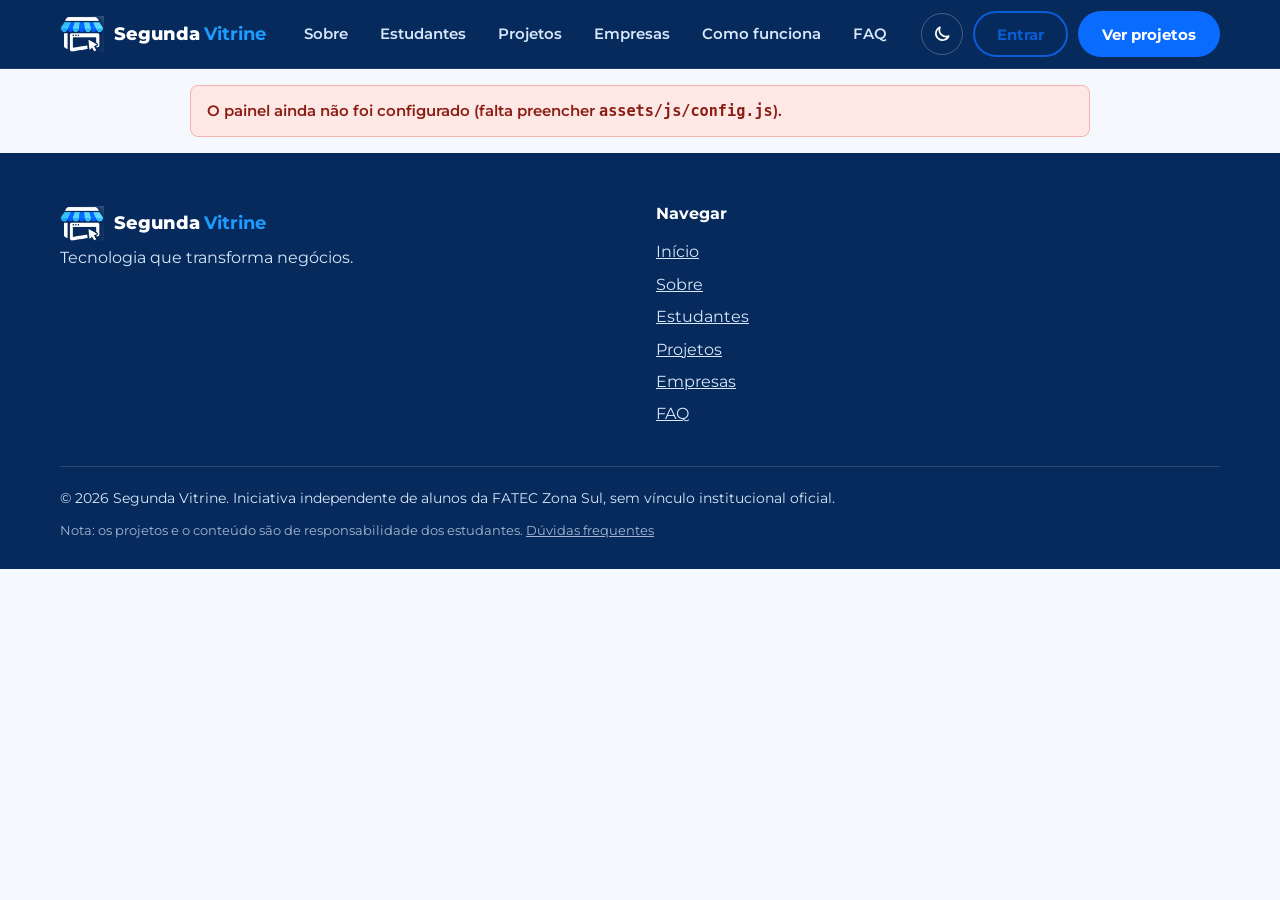
<file: Segunda-Vitrine/painel.html>
<!DOCTYPE html>
<html lang="pt-BR">
<head>
<meta charset="utf-8">
<meta name="viewport" content="width=device-width, initial-scale=1">
<meta name="description" content="Painel do estudante.">
<meta name="robots" content="noindex">
<meta name="theme-color" content="#062A5B">
<link rel="icon" type="image/png" href="assets/img/favicon.png">
<title>Meu painel – Segunda Vitrine</title>
<link rel="stylesheet" href="https://fonts.googleapis.com/css2?family=Montserrat:wght@400;500;600;700;800&display=swap">
<link rel="stylesheet" href="assets/css/style.css">
<script>try{var t=localStorage.getItem("sv-tema");if(!t)t=matchMedia("(prefers-color-scheme: dark)").matches?"dark":"light";document.documentElement.dataset.theme=t}catch(e){}</script>
</head>
<body>
<div id="prog"></div>

<svg width="0" height="0" style="position:absolute" aria-hidden="true">
<symbol id="logo" viewBox="0 0 48 48"><rect x="10" y="3" width="28" height="5" rx="1.5" fill="#fff"/><path d="M6 10h36l-2 9H8z" fill="#1e9bff"/><path d="M14 10h6l-2 9h-6zM28 10h6l2 9h-6z" fill="#0b5cd5"/><rect x="9" y="22" width="30" height="22" rx="4" fill="#fff"/><rect x="14" y="29" width="16" height="10" rx="1.5" fill="#03050a"/><circle cx="14" cy="26" r="1.2" fill="#03050a"/><circle cx="18" cy="26" r="1.2" fill="#03050a"/><path d="M31 31l7 7-3.2.6 1.8 3.4-1.8.9-1.8-3.4-2.2 2.3z" fill="#fff" stroke="#03050a" stroke-width="1"/></symbol>
<symbol id="i-code" viewBox="0 0 24 24"><path d="M8 7l-5 5 5 5M16 7l5 5-5 5M14 4l-4 16" fill="none" stroke="currentColor" stroke-width="2" stroke-linecap="round" stroke-linejoin="round"/></symbol>
<symbol id="i-data" viewBox="0 0 24 24"><path d="M4 20V13M10 20V8M16 20v-8M3 8l6-4 5 3 6-4" fill="none" stroke="currentColor" stroke-width="2" stroke-linecap="round" stroke-linejoin="round"/></symbol>
<symbol id="i-idea" viewBox="0 0 24 24"><path d="M9 18h6M10 21h4M12 3a6 6 0 00-4 10.5c.7.7 1 1.5 1 2.5h6c0-1 .3-1.8 1-2.5A6 6 0 0012 3z" fill="none" stroke="currentColor" stroke-width="2" stroke-linecap="round" stroke-linejoin="round"/></symbol>
<symbol id="i-hand" viewBox="0 0 24 24"><path d="M2 12l4-4 5 2 3-2 6 4-6 6-3-1-3 2z" fill="none" stroke="currentColor" stroke-width="2" stroke-linejoin="round"/></symbol>
<symbol id="i-arrow" viewBox="0 0 24 24"><path d="M5 12h14M13 6l6 6-6 6" fill="none" stroke="currentColor" stroke-width="2.2" stroke-linecap="round" stroke-linejoin="round"/></symbol>
<symbol id="i-linkedin" viewBox="0 0 24 24"><path fill="currentColor" d="M20.447 20.452h-3.554v-5.569c0-1.328-.027-3.037-1.852-3.037-1.853 0-2.136 1.445-2.136 2.939v5.667H9.351V9h3.414v1.561h.046c.477-.9 1.637-1.85 3.37-1.85 3.601 0 4.267 2.37 4.267 5.455v6.286zM5.337 7.433a2.062 2.062 0 110-4.125 2.062 2.062 0 010 4.125zm1.782 13.019H3.555V9h3.564v11.452zM22.225 0H1.771C.792 0 0 .774 0 1.729v20.542C0 23.227.792 24 1.771 24h20.451C23.2 24 24 23.227 24 22.271V1.729C24 .774 23.2 0 22.222 0z"/></symbol>
<symbol id="i-github" viewBox="0 0 24 24"><path fill="currentColor" d="M12 .297c-6.63 0-12 5.373-12 12 0 5.303 3.438 9.8 8.205 11.385.6.113.82-.258.82-.577 0-.285-.01-1.04-.015-2.04-3.338.724-4.042-1.61-4.042-1.61-.546-1.387-1.333-1.756-1.333-1.756-1.089-.745.083-.729.083-.729 1.205.084 1.839 1.237 1.839 1.237 1.07 1.834 2.807 1.304 3.492.997.107-.775.418-1.305.762-1.604-2.665-.305-5.467-1.334-5.467-5.931 0-1.311.469-2.381 1.236-3.221-.124-.303-.535-1.524.117-3.176 0 0 1.008-.322 3.301 1.23a11.5 11.5 0 013.003-.404c1.02.005 2.047.138 3.006.404 2.291-1.552 3.297-1.23 3.297-1.23.653 1.653.242 2.874.118 3.176.77.84 1.235 1.911 1.235 3.221 0 4.609-2.807 5.624-5.479 5.921.43.372.823 1.102.823 2.222 0 1.606-.015 2.896-.015 3.286 0 .321.216.694.825.576C20.565 22.092 24 17.592 24 12.297c0-6.627-5.373-12-12-12"/></symbol>
<symbol id="i-file" viewBox="0 0 24 24"><path d="M14 3H7a2 2 0 00-2 2v14a2 2 0 002 2h10a2 2 0 002-2V8zM14 3v5h5M9 13h6M9 17h6M9 9h2" fill="none" stroke="currentColor" stroke-width="2" stroke-linecap="round" stroke-linejoin="round"/></symbol>
<symbol id="i-globe" viewBox="0 0 24 24"><circle cx="12" cy="12" r="9" fill="none" stroke="currentColor" stroke-width="2"/><path d="M3 12h18M12 3c3 3 3 15 0 18M12 3c-3 3-3 15 0 18" fill="none" stroke="currentColor" stroke-width="2"/></symbol>
<symbol id="i-x" viewBox="0 0 24 24"><path d="M6 6l12 12M18 6L6 18" fill="none" stroke="currentColor" stroke-width="2.4" stroke-linecap="round"/></symbol>
<symbol id="i-target" viewBox="0 0 24 24"><circle cx="12" cy="12" r="9" fill="none" stroke="currentColor" stroke-width="2"/><circle cx="12" cy="12" r="4.5" fill="none" stroke="currentColor" stroke-width="2"/><circle cx="12" cy="12" r="1" fill="currentColor"/></symbol>
<symbol id="i-gear" viewBox="0 0 24 24"><circle cx="12" cy="12" r="3" fill="none" stroke="currentColor" stroke-width="2"/><path d="M12 2v3M12 19v3M2 12h3M19 12h3M5 5l2 2M17 17l2 2M19 5l-2 2M7 17l-2 2" stroke="currentColor" stroke-width="2" stroke-linecap="round"/></symbol>
<symbol id="i-box" viewBox="0 0 24 24"><path d="M3 7l9-4 9 4v10l-9 4-9-4zM3 7l9 4 9-4M12 11v10" fill="none" stroke="currentColor" stroke-width="2" stroke-linejoin="round"/></symbol>
<symbol id="i-filter" viewBox="0 0 24 24"><path d="M4 5h16l-6 7v6l-4 2v-8z" fill="none" stroke="currentColor" stroke-width="2" stroke-linejoin="round"/></symbol><symbol id="i-search" viewBox="0 0 24 24"><circle cx="11" cy="11" r="7" fill="none" stroke="currentColor" stroke-width="2.2"/><path d="M20 20l-4-4" stroke="currentColor" stroke-width="2.2" stroke-linecap="round"/></symbol></svg>
<header>
<div class="wrap nav">
<a class="brand" href="index.html"><img class="mark" src="assets/img/logo-mark.png" alt="" width="40" height="40"><span>Segunda<b>Vitrine</b></span></a>
<button class="menu-toggle" type="button" aria-expanded="false" aria-controls="menu-principal" aria-label="Abrir menu"><span></span><span></span><span></span></button>
<nav id="menu-principal" aria-label="Principal"><ul><li><a href="sobre.html">Sobre</a></li><li><a href="estudantes.html" >Estudantes</a></li><li><a href="projetos.html">Projetos</a></li><li><a href="empresas.html">Empresas</a></li><li><a href="index.html#como">Como funciona</a></li><li><a href="faq.html">FAQ</a></li></ul></nav>
<div class="act"><button class="tgl" id="tgl" type="button" aria-label="Alternar fundo branco ou preto" aria-pressed="false"><svg class="moon" width="20" height="20" viewBox="0 0 24 24" aria-hidden="true"><path d="M20 14.5A8 8 0 019.5 4a8 8 0 1010.5 10.5z" fill="none" stroke="currentColor" stroke-width="2" stroke-linejoin="round"/></svg><svg class="sun" width="20" height="20" viewBox="0 0 24 24" aria-hidden="true"><circle cx="12" cy="12" r="4" fill="none" stroke="currentColor" stroke-width="2"/><path d="M12 2v2.5M12 19.5V22M2 12h2.5M19.5 12H22M4.9 4.9l1.8 1.8M17.3 17.3l1.8 1.8M19.1 4.9l-1.8 1.8M6.7 17.3l-1.8 1.8" stroke="currentColor" stroke-width="2" stroke-linecap="round"/></svg></button><a class="btn btn-g" id="nav-entrar" href="entrar.html">Entrar</a><a class="btn btn-p" href="projetos.html">Ver projetos</a></div>
</div>
</header>
<main><div class="wrap narrow wide">
<div id="toast" class="alert" role="status" aria-live="polite" hidden></div>
<div id="app"><p class="empty">Carregando seu painel…</p></div>
</div></main>
<footer><div class="wrap">
<div class="fg">
<div><a class="brand" href="index.html"><img class="mark" src="assets/img/logo-mark.png" alt="" width="36" height="36"><span>Segunda<b>Vitrine</b></span></a><p>Tecnologia que transforma negócios.</p></div>
<div><h4>Navegar</h4><ul><li><a href="index.html">Início</a></li><li><a href="sobre.html">Sobre</a></li><li><a href="estudantes.html">Estudantes</a></li><li><a href="projetos.html">Projetos</a></li><li><a href="empresas.html">Empresas</a></li><li><a href="faq.html">FAQ</a></li></ul></div>
</div>
<div class="legal">© 2026 Segunda Vitrine. Iniciativa independente de alunos da FATEC Zona Sul, sem vínculo institucional oficial.</div>
<p class="nota">Nota: os projetos e o conteúdo são de responsabilidade dos estudantes. <a href="faq.html">Dúvidas frequentes</a></p>
</div></footer>
<script src="assets/js/config.js"></script>
<script src="assets/js/data.js"></script>
<script src="assets/js/common.js"></script>
<script src="assets/js/vendor/supabase-2.118.0.js"></script>
<script src="assets/js/painel.js"></script>
</body>
</html>
</file>
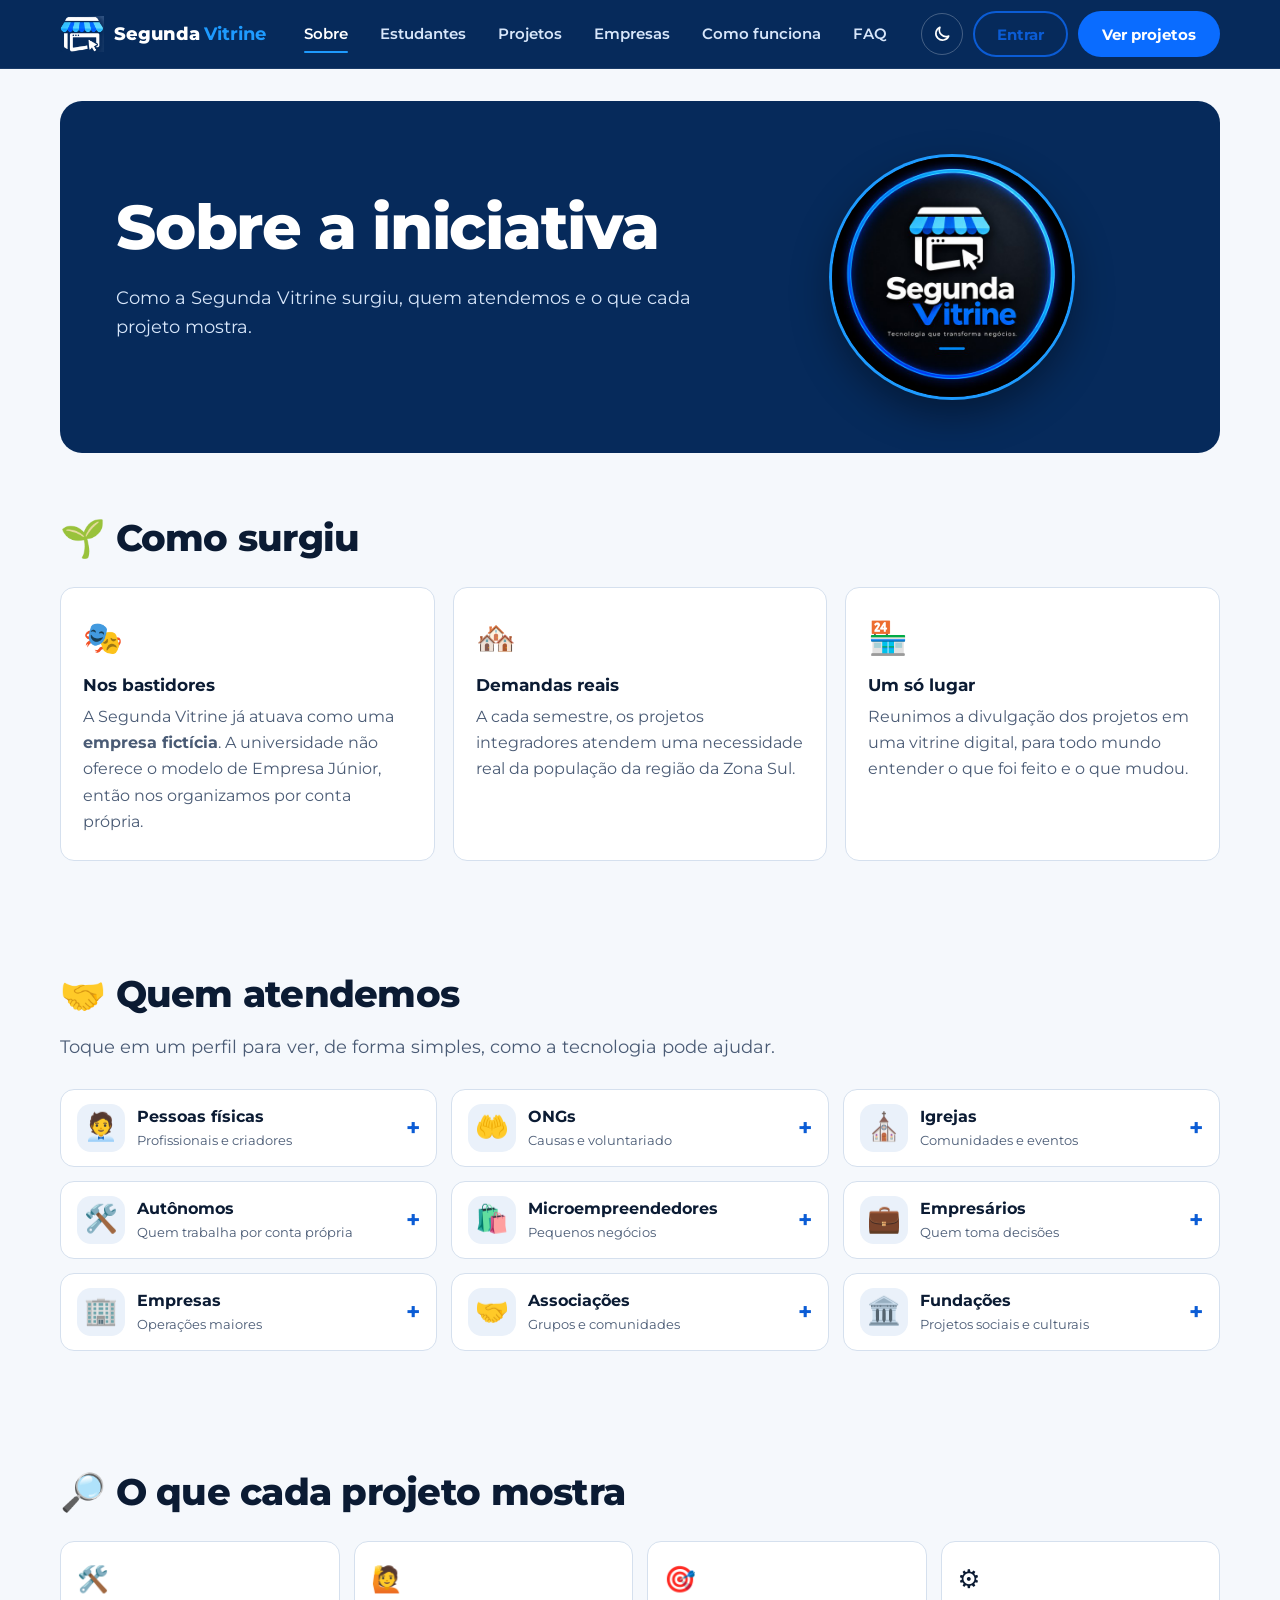
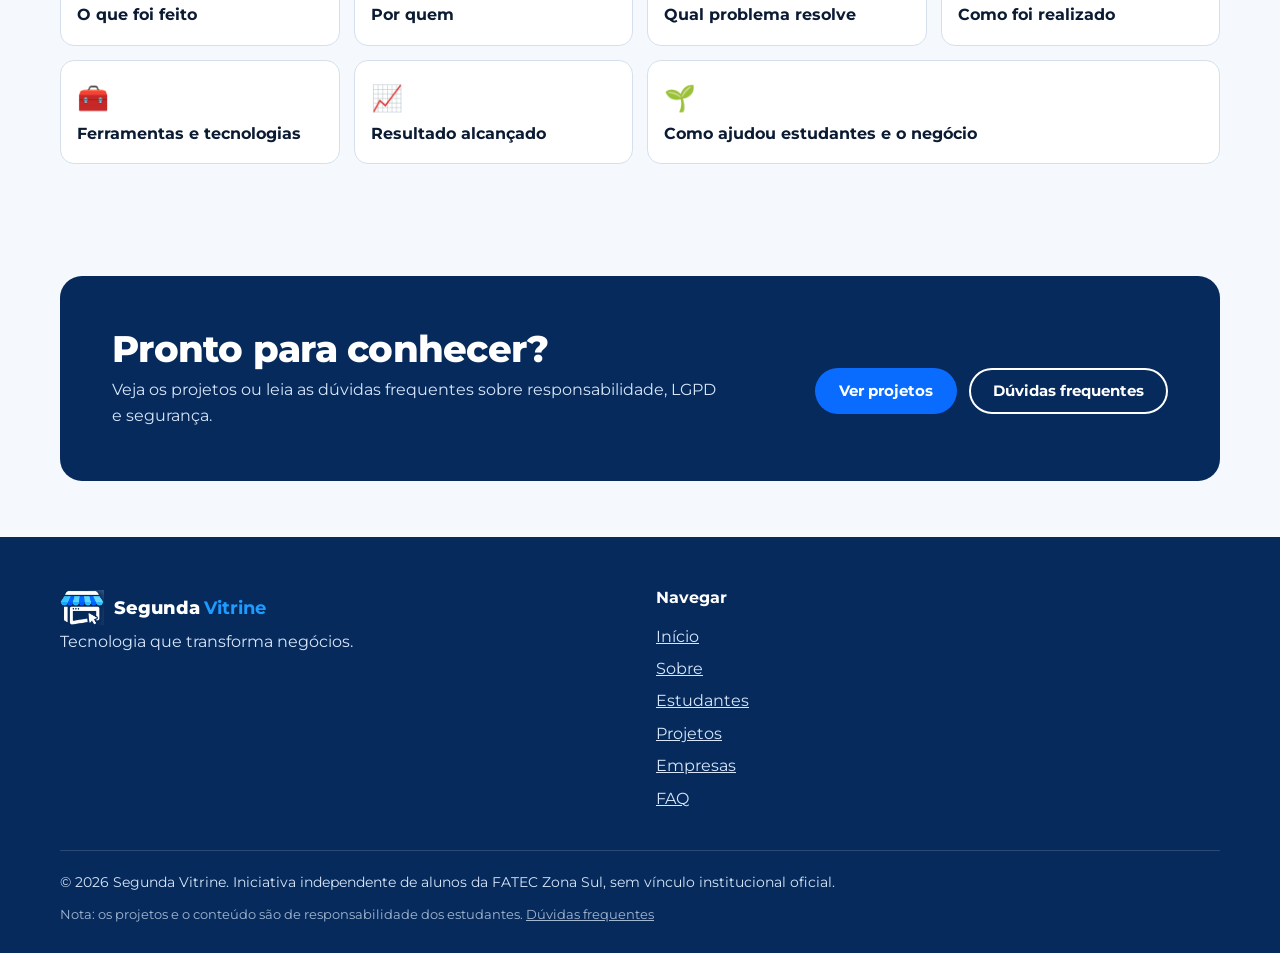
<file: Segunda-Vitrine/sobre.html>
<!DOCTYPE html>
<html lang="pt-BR">
<head>
<meta charset="utf-8">
<meta name="viewport" content="width=device-width, initial-scale=1">
<meta name="description" content="Como a Segunda Vitrine surgiu, quem atendemos e como a tecnologia pode ajudar cada perfil.">
<meta property="og:type" content="website">
<meta property="og:site_name" content="Segunda Vitrine">
<meta property="og:title" content="Sobre a iniciativa | Segunda Vitrine">
<meta property="og:description" content="Como a Segunda Vitrine surgiu, quem atendemos e como a tecnologia pode ajudar cada perfil.">
<meta property="og:image" content="assets/banner-linkedin.png">
<meta name="theme-color" content="#062A5B">
<link rel="icon" type="image/png" href="assets/img/favicon.png">
<title>Sobre a iniciativa – Segunda Vitrine</title>
<link rel="stylesheet" href="https://fonts.googleapis.com/css2?family=Montserrat:wght@400;500;600;700;800&display=swap">
<link rel="stylesheet" href="assets/css/style.css">
<script>try{var t=localStorage.getItem("sv-tema");if(!t)t=matchMedia("(prefers-color-scheme: dark)").matches?"dark":"light";document.documentElement.dataset.theme=t}catch(e){}</script>
</head>
<body>
<div id="prog"></div>

<svg width="0" height="0" style="position:absolute" aria-hidden="true">
<symbol id="logo" viewBox="0 0 48 48"><rect x="10" y="3" width="28" height="5" rx="1.5" fill="#fff"/><path d="M6 10h36l-2 9H8z" fill="#1e9bff"/><path d="M14 10h6l-2 9h-6zM28 10h6l2 9h-6z" fill="#0b5cd5"/><rect x="9" y="22" width="30" height="22" rx="4" fill="#fff"/><rect x="14" y="29" width="16" height="10" rx="1.5" fill="#03050a"/><circle cx="14" cy="26" r="1.2" fill="#03050a"/><circle cx="18" cy="26" r="1.2" fill="#03050a"/><path d="M31 31l7 7-3.2.6 1.8 3.4-1.8.9-1.8-3.4-2.2 2.3z" fill="#fff" stroke="#03050a" stroke-width="1"/></symbol>
<symbol id="i-code" viewBox="0 0 24 24"><path d="M8 7l-5 5 5 5M16 7l5 5-5 5M14 4l-4 16" fill="none" stroke="currentColor" stroke-width="2" stroke-linecap="round" stroke-linejoin="round"/></symbol>
<symbol id="i-data" viewBox="0 0 24 24"><path d="M4 20V13M10 20V8M16 20v-8M3 8l6-4 5 3 6-4" fill="none" stroke="currentColor" stroke-width="2" stroke-linecap="round" stroke-linejoin="round"/></symbol>
<symbol id="i-idea" viewBox="0 0 24 24"><path d="M9 18h6M10 21h4M12 3a6 6 0 00-4 10.5c.7.7 1 1.5 1 2.5h6c0-1 .3-1.8 1-2.5A6 6 0 0012 3z" fill="none" stroke="currentColor" stroke-width="2" stroke-linecap="round" stroke-linejoin="round"/></symbol>
<symbol id="i-hand" viewBox="0 0 24 24"><path d="M2 12l4-4 5 2 3-2 6 4-6 6-3-1-3 2z" fill="none" stroke="currentColor" stroke-width="2" stroke-linejoin="round"/></symbol>
<symbol id="i-arrow" viewBox="0 0 24 24"><path d="M5 12h14M13 6l6 6-6 6" fill="none" stroke="currentColor" stroke-width="2.2" stroke-linecap="round" stroke-linejoin="round"/></symbol>
<symbol id="i-linkedin" viewBox="0 0 24 24"><path fill="currentColor" d="M20.447 20.452h-3.554v-5.569c0-1.328-.027-3.037-1.852-3.037-1.853 0-2.136 1.445-2.136 2.939v5.667H9.351V9h3.414v1.561h.046c.477-.9 1.637-1.85 3.37-1.85 3.601 0 4.267 2.37 4.267 5.455v6.286zM5.337 7.433a2.062 2.062 0 110-4.125 2.062 2.062 0 010 4.125zm1.782 13.019H3.555V9h3.564v11.452zM22.225 0H1.771C.792 0 0 .774 0 1.729v20.542C0 23.227.792 24 1.771 24h20.451C23.2 24 24 23.227 24 22.271V1.729C24 .774 23.2 0 22.222 0z"/></symbol>
<symbol id="i-github" viewBox="0 0 24 24"><path fill="currentColor" d="M12 .297c-6.63 0-12 5.373-12 12 0 5.303 3.438 9.8 8.205 11.385.6.113.82-.258.82-.577 0-.285-.01-1.04-.015-2.04-3.338.724-4.042-1.61-4.042-1.61-.546-1.387-1.333-1.756-1.333-1.756-1.089-.745.083-.729.083-.729 1.205.084 1.839 1.237 1.839 1.237 1.07 1.834 2.807 1.304 3.492.997.107-.775.418-1.305.762-1.604-2.665-.305-5.467-1.334-5.467-5.931 0-1.311.469-2.381 1.236-3.221-.124-.303-.535-1.524.117-3.176 0 0 1.008-.322 3.301 1.23a11.5 11.5 0 013.003-.404c1.02.005 2.047.138 3.006.404 2.291-1.552 3.297-1.23 3.297-1.23.653 1.653.242 2.874.118 3.176.77.84 1.235 1.911 1.235 3.221 0 4.609-2.807 5.624-5.479 5.921.43.372.823 1.102.823 2.222 0 1.606-.015 2.896-.015 3.286 0 .321.216.694.825.576C20.565 22.092 24 17.592 24 12.297c0-6.627-5.373-12-12-12"/></symbol>
<symbol id="i-file" viewBox="0 0 24 24"><path d="M14 3H7a2 2 0 00-2 2v14a2 2 0 002 2h10a2 2 0 002-2V8zM14 3v5h5M9 13h6M9 17h6M9 9h2" fill="none" stroke="currentColor" stroke-width="2" stroke-linecap="round" stroke-linejoin="round"/></symbol>
<symbol id="i-globe" viewBox="0 0 24 24"><circle cx="12" cy="12" r="9" fill="none" stroke="currentColor" stroke-width="2"/><path d="M3 12h18M12 3c3 3 3 15 0 18M12 3c-3 3-3 15 0 18" fill="none" stroke="currentColor" stroke-width="2"/></symbol>
<symbol id="i-x" viewBox="0 0 24 24"><path d="M6 6l12 12M18 6L6 18" fill="none" stroke="currentColor" stroke-width="2.4" stroke-linecap="round"/></symbol>
<symbol id="i-target" viewBox="0 0 24 24"><circle cx="12" cy="12" r="9" fill="none" stroke="currentColor" stroke-width="2"/><circle cx="12" cy="12" r="4.5" fill="none" stroke="currentColor" stroke-width="2"/><circle cx="12" cy="12" r="1" fill="currentColor"/></symbol>
<symbol id="i-gear" viewBox="0 0 24 24"><circle cx="12" cy="12" r="3" fill="none" stroke="currentColor" stroke-width="2"/><path d="M12 2v3M12 19v3M2 12h3M19 12h3M5 5l2 2M17 17l2 2M19 5l-2 2M7 17l-2 2" stroke="currentColor" stroke-width="2" stroke-linecap="round"/></symbol>
<symbol id="i-box" viewBox="0 0 24 24"><path d="M3 7l9-4 9 4v10l-9 4-9-4zM3 7l9 4 9-4M12 11v10" fill="none" stroke="currentColor" stroke-width="2" stroke-linejoin="round"/></symbol>
<symbol id="i-filter" viewBox="0 0 24 24"><path d="M4 5h16l-6 7v6l-4 2v-8z" fill="none" stroke="currentColor" stroke-width="2" stroke-linejoin="round"/></symbol><symbol id="i-search" viewBox="0 0 24 24"><circle cx="11" cy="11" r="7" fill="none" stroke="currentColor" stroke-width="2.2"/><path d="M20 20l-4-4" stroke="currentColor" stroke-width="2.2" stroke-linecap="round"/></symbol></svg>
<header>
<div class="wrap nav">
<a class="brand" href="index.html"><img class="mark" src="assets/img/logo-mark.png" alt="" width="40" height="40"><span>Segunda<b>Vitrine</b></span></a>
<button class="menu-toggle" type="button" aria-expanded="false" aria-controls="menu-principal" aria-label="Abrir menu"><span></span><span></span><span></span></button>
<nav id="menu-principal" aria-label="Principal"><ul><li><a href="sobre.html" class=on aria-current=page>Sobre</a></li><li><a href="estudantes.html">Estudantes</a></li><li><a href="projetos.html">Projetos</a></li><li><a href="empresas.html">Empresas</a></li><li><a href="index.html#como">Como funciona</a></li><li><a href="faq.html">FAQ</a></li></ul></nav>
<div class="act"><button class="tgl" id="tgl" type="button" aria-label="Alternar fundo branco ou preto" aria-pressed="false"><svg class="moon" width="20" height="20" viewBox="0 0 24 24" aria-hidden="true"><path d="M20 14.5A8 8 0 019.5 4a8 8 0 1010.5 10.5z" fill="none" stroke="currentColor" stroke-width="2" stroke-linejoin="round"/></svg><svg class="sun" width="20" height="20" viewBox="0 0 24 24" aria-hidden="true"><circle cx="12" cy="12" r="4" fill="none" stroke="currentColor" stroke-width="2"/><path d="M12 2v2.5M12 19.5V22M2 12h2.5M19.5 12H22M4.9 4.9l1.8 1.8M17.3 17.3l1.8 1.8M19.1 4.9l-1.8 1.8M6.7 17.3l-1.8 1.8" stroke="currentColor" stroke-width="2" stroke-linecap="round"/></svg></button><a class="btn btn-g" id="nav-entrar" href="entrar.html">Entrar</a><a class="btn btn-p" href="projetos.html">Ver projetos</a></div>
</div>
</header>
<main><div class="wrap">
<div class="ph banner bn-split bn-logo"><div><h1>Sobre a iniciativa</h1><p class="lead">Como a Segunda Vitrine surgiu, quem atendemos e o que cada projeto mostra.</p></div><img class="logo-ini" src="assets/img/logo-iniciativa.jpg" width="280" height="280" alt="Logo da Segunda Vitrine: toldo azul listrado sobre uma janela de navegador com cursor, e o lema Tecnologia que transforma negócios"></div>
<section id="origem"><h2>🌱 Como surgiu</h2>
<ol class="steps3">
<li><span class="em">🎭</span><b>Nos bastidores</b><p>A Segunda Vitrine já atuava como uma <strong>empresa fictícia</strong>. A universidade não oferece o modelo de Empresa Júnior, então nos organizamos por conta própria.</p></li>
<li><span class="em">🏘️</span><b>Demandas reais</b><p>A cada semestre, os projetos integradores atendem uma necessidade real da população da região da Zona Sul.</p></li>
<li><span class="em">🏪</span><b>Um só lugar</b><p>Reunimos a divulgação dos projetos em uma vitrine digital, para todo mundo entender o que foi feito e o que mudou.</p></li>
</ol></section>
<section id="perfis"><h2>🤝 Quem atendemos</h2>
<p class="lead">Toque em um perfil para ver, de forma simples, como a tecnologia pode ajudar.</p>
<div class="perfis"><details class="perfil" name="perfil"><summary><span class="pe" aria-hidden="true">🧑‍💼</span><span><b>Pessoas físicas</b><small>Profissionais e criadores</small></span></summary><div class="pbody2"><p><strong>Como a tecnologia pode ajudar:</strong></p><ul><li>✅ Site pessoal ou portfólio para mostrar o que a pessoa faz</li><li>✅ Cartão de visitas digital com links e WhatsApp</li><li>✅ Agenda simples para marcar atendimentos</li></ul></div></details><details class="perfil" name="perfil"><summary><span class="pe" aria-hidden="true">🤲</span><span><b>ONGs</b><small>Causas e voluntariado</small></span></summary><div class="pbody2"><p><strong>Como a tecnologia pode ajudar:</strong></p><ul><li>✅ Site institucional com missão, resultados e formas de ajudar</li><li>✅ Cadastro de voluntários e doadores</li><li>✅ Painel simples de prestação de contas</li></ul></div></details><details class="perfil" name="perfil"><summary><span class="pe" aria-hidden="true">⛪</span><span><b>Igrejas</b><small>Comunidades e eventos</small></span></summary><div class="pbody2"><p><strong>Como a tecnologia pode ajudar:</strong></p><ul><li>✅ Site com agenda de cultos, eventos e avisos</li><li>✅ Escala de voluntários e grupos</li><li>✅ Cadastro de membros com cuidado com a LGPD</li></ul></div></details><details class="perfil" name="perfil"><summary><span class="pe" aria-hidden="true">🛠️</span><span><b>Autônomos</b><small>Quem trabalha por conta própria</small></span></summary><div class="pbody2"><p><strong>Como a tecnologia pode ajudar:</strong></p><ul><li>✅ Cartão digital com serviços e contato</li><li>✅ Orçamento e agenda online</li><li>✅ Galeria dos trabalhos já feitos</li></ul></div></details><details class="perfil" name="perfil"><summary><span class="pe" aria-hidden="true">🛍️</span><span><b>Microempreendedores</b><small>Pequenos negócios</small></span></summary><div class="pbody2"><p><strong>Como a tecnologia pode ajudar:</strong></p><ul><li>✅ Vitrine online com catálogo e pedidos por WhatsApp</li><li>✅ Controle de estoque e encomendas</li><li>✅ Fluxo de caixa simples</li></ul></div></details><details class="perfil" name="perfil"><summary><span class="pe" aria-hidden="true">💼</span><span><b>Empresários</b><small>Quem toma decisões</small></span></summary><div class="pbody2"><p><strong>Como a tecnologia pode ajudar:</strong></p><ul><li>✅ Painel de indicadores (BI) para decidir com dados</li><li>✅ Sistema de gestão: agenda, clientes e financeiro</li><li>✅ Automação de tarefas repetitivas</li></ul></div></details><details class="perfil" name="perfil"><summary><span class="pe" aria-hidden="true">🏢</span><span><b>Empresas</b><small>Operações maiores</small></span></summary><div class="pbody2"><p><strong>Como a tecnologia pode ajudar:</strong></p><ul><li>✅ Sistemas internos sob medida</li><li>✅ Relatórios que substituem planilhas espalhadas</li><li>✅ Pedidos e atendimento online organizados</li></ul></div></details><details class="perfil" name="perfil"><summary><span class="pe" aria-hidden="true">🤝</span><span><b>Associações</b><small>Grupos e comunidades</small></span></summary><div class="pbody2"><p><strong>Como a tecnologia pode ajudar:</strong></p><ul><li>✅ Cadastro de associados e mensalidades</li><li>✅ Comunicados e calendário de eventos</li><li>✅ Transparência de atas e contas</li></ul></div></details><details class="perfil" name="perfil"><summary><span class="pe" aria-hidden="true">🏛️</span><span><b>Fundações</b><small>Projetos sociais e culturais</small></span></summary><div class="pbody2"><p><strong>Como a tecnologia pode ajudar:</strong></p><ul><li>✅ Gestão de projetos e beneficiários</li><li>✅ Relatórios de impacto e prestação de contas</li><li>✅ Site institucional para atrair apoio</li></ul></div></details></div></section>
<section id="mostra"><h2>🔎 O que cada projeto mostra</h2>
<div class="mostra"><div><span>🛠️</span><b>O que foi feito</b></div><div><span>🙋</span><b>Por quem</b></div><div><span>🎯</span><b>Qual problema resolve</b></div><div><span>⚙️</span><b>Como foi realizado</b></div><div><span>🧰</span><b>Ferramentas e tecnologias</b></div><div><span>📈</span><b>Resultado alcançado</b></div><div><span>🌱</span><b>Como ajudou estudantes e o negócio</b></div></div></section>
<section class="cta-end"><div class="band"><div><h2>Pronto para conhecer?</h2><p>Veja os projetos ou leia as dúvidas frequentes sobre responsabilidade, LGPD e segurança.</p></div><div class="cta"><a class="btn btn-p" href="projetos.html">Ver projetos</a><a class="btn btn-g" href="faq.html">Dúvidas frequentes</a></div></div></section>
</div></main>
<footer><div class="wrap">
<div class="fg">
<div><a class="brand" href="index.html"><img class="mark" src="assets/img/logo-mark.png" alt="" width="36" height="36"><span>Segunda<b>Vitrine</b></span></a><p>Tecnologia que transforma negócios.</p></div>
<div><h4>Navegar</h4><ul><li><a href="index.html">Início</a></li><li><a href="sobre.html">Sobre</a></li><li><a href="estudantes.html">Estudantes</a></li><li><a href="projetos.html">Projetos</a></li><li><a href="empresas.html">Empresas</a></li><li><a href="faq.html">FAQ</a></li></ul></div>
</div>
<div class="legal">© 2026 Segunda Vitrine. Iniciativa independente de alunos da FATEC Zona Sul, sem vínculo institucional oficial.</div>
<p class="nota">Nota: os projetos e o conteúdo são de responsabilidade dos estudantes. <a href="faq.html">Dúvidas frequentes</a></p>
</div></footer>
<div id="md" role="dialog" aria-modal="true" aria-hidden="true" aria-label="Perfil do integrante"><div class="bd" id="bd"></div><div class="pane" id="pane"></div></div>
<script src="assets/js/config.js"></script>
<script src="assets/js/data.js"></script>
<script src="assets/js/common.js"></script>
</body>
</html>
</file>
<file: Segunda-Vitrine/assets/css/style.css>
/* Segunda Vitrine — sistema visual v5. Tokens derivados do logo e do banner (marinho + azul elétrico). */
:root{
  --navy:#062A5B;--navy-2:#0B4A9E;--accent:#1E9BFF;--royal:#0A6CFF;
  --bg:#F5F8FC;--surface:#fff;--surface-2:#EAF1FA;--line:#D5E0EE;
  --text:#0B1B33;--muted:#4A5B75;--link:#0B5CD5;--on-navy:#fff;
  --ok:#0F7B4B;--err:#B42318;--warn:#8A5A00;--info:#0B5CD5;
  --r-s:8px;--r-m:14px;--r-l:22px;--max:1160px;
  --font:"Montserrat",system-ui,-apple-system,"Segoe UI",Roboto,sans-serif;
  --ease:cubic-bezier(.2,.7,.2,1);
}
:root[data-theme=dark]{
  --bg:#071122;--surface:#0C1B33;--surface-2:#112544;--line:#1E3558;
  --text:#EAF1FB;--muted:#A9B9D1;--link:#5CB6FF;
}
*{box-sizing:border-box}
html{scroll-behavior:smooth;scroll-padding-top:84px}
body{margin:0;font:400 1rem/1.65 var(--font);background:var(--bg);color:var(--text);-webkit-font-smoothing:antialiased}
body.menu-open{overflow:hidden}
img{max-width:100%;display:block}
a{color:var(--link)}
.wrap{width:min(100% - 40px,var(--max));margin-inline:auto}
h1,h2,h3{font-weight:800;line-height:1.15;letter-spacing:-.02em;margin:0 0 .5em}
h1{font-size:clamp(2.2rem,5.4vw,3.9rem)}
h2{font-size:clamp(1.6rem,3.2vw,2.3rem)}
h3{font-size:1.15rem}
p{margin:0 0 1em}
.lead{color:var(--muted);font-size:1.1rem;max-width:62ch}
:focus-visible{outline:3px solid var(--accent);outline-offset:3px;border-radius:6px}
#prog{position:fixed;inset:0 auto auto 0;height:3px;background:var(--accent);z-index:60;width:0}
#lamp{display:none!important}
section{padding:clamp(48px,8vw,96px) 0}

/* Navbar */
header{position:sticky;top:0;z-index:50;background:var(--navy);color:var(--on-navy);border-bottom:1px solid rgba(255,255,255,.08)}
.nav{display:flex;align-items:center;gap:20px;min-height:68px}
.brand{display:flex;align-items:center;gap:10px;color:#fff;text-decoration:none;font-weight:800;font-size:1.1rem;line-height:1}
.brand b{color:var(--accent);margin-left:.25em}
.brand span{display:inline-flex}
nav ul{display:flex;gap:4px;list-style:none;margin:0;padding:0}
nav a{display:block;padding:10px 14px;border-radius:var(--r-s);color:#D7E6FA;text-decoration:none;font-weight:600;font-size:.95rem;position:relative;transition:background .2s,color .2s}
nav a:hover{background:rgba(255,255,255,.1);color:#fff}
nav a:active{background:rgba(255,255,255,.18)}
nav a[aria-current]{color:#fff}
nav a[aria-current]::after{content:"";position:absolute;left:14px;right:14px;bottom:4px;height:2px;border-radius:2px;background:var(--accent)}
nav{margin-left:auto}
.act{display:flex;align-items:center;gap:10px}
.tgl{width:42px;height:42px;display:grid;place-items:center;border-radius:50%;border:1px solid rgba(255,255,255,.25);background:transparent;color:#fff;cursor:pointer;transition:background .2s}
.tgl:hover{background:rgba(255,255,255,.12)}
.tgl .sun{display:none}:root[data-theme=dark] .tgl .sun{display:block}:root[data-theme=dark] .tgl .moon{display:none}
.menu-toggle{display:none;width:44px;height:44px;border:1px solid rgba(255,255,255,.25);border-radius:var(--r-s);background:transparent;cursor:pointer;padding:0;position:relative;margin-left:auto}
.menu-toggle span{position:absolute;left:12px;right:12px;height:2px;background:#fff;border-radius:2px;transition:transform .25s var(--ease),opacity .2s}
.menu-toggle span:nth-child(1){top:14px}.menu-toggle span:nth-child(2){top:21px}.menu-toggle span:nth-child(3){top:28px}
.menu-toggle[aria-expanded=true] span:nth-child(1){transform:translateY(7px) rotate(45deg)}
.menu-toggle[aria-expanded=true] span:nth-child(2){opacity:0}
.menu-toggle[aria-expanded=true] span:nth-child(3){transform:translateY(-7px) rotate(-45deg)}

/* Botões */
.btn{display:inline-flex;align-items:center;justify-content:center;gap:8px;min-height:46px;padding:0 22px;border-radius:999px;font:700 .95rem var(--font);text-decoration:none;cursor:pointer;border:2px solid transparent;transition:transform .15s var(--ease),background .2s,border-color .2s,color .2s}
.btn-p{background:var(--royal);color:#fff}.btn-p:hover{background:#0857D1}
.btn-g{background:transparent;color:var(--link);border-color:currentColor}.btn-g:hover{background:var(--surface-2)}
.btn:active{transform:scale(.97)}
.btn[disabled]{opacity:.5;cursor:not-allowed}

/* Hero: bloco marinho, diagonal chanfrada e toldo listrado do logo */
.hero{background:var(--navy);color:#fff;position:relative;overflow:hidden;padding:clamp(40px,7vw,88px) 0 0}
.hero::before{content:"";position:absolute;right:-8%;top:-30%;width:60%;height:160%;background:var(--navy-2);opacity:.45;transform:skewX(-24deg)}
.hero::after{content:"";position:absolute;left:0;right:0;top:0;height:10px;background:repeating-linear-gradient(90deg,var(--accent) 0 56px,#fff 56px 112px,var(--navy-2) 112px 168px)}
.hero .wrap{position:relative;z-index:1}
.hg{display:grid;grid-template-columns:1.1fr .9fr;gap:48px;align-items:center}
.hero h1 em{font-style:normal;color:var(--accent);display:block}
.hero .l{color:#D7E6FA;font-size:1.15rem;max-width:52ch}
.cta{display:flex;flex-wrap:wrap;gap:12px;margin:28px 0 20px}
.hero .btn-g{color:#fff}.hero .btn-g:hover{background:rgba(255,255,255,.12)}
.note{color:#9FB9DB;font-size:.9rem}
.scene{display:grid;justify-items:center;padding:12px;width:100%}
.shop{width:100%;max-width:400px;filter:drop-shadow(0 18px 24px rgba(0,0,0,.25))}
.awning{height:56px;border-radius:14px 14px 0 0;background:repeating-linear-gradient(90deg,var(--accent) 0 50px,#0B5CD5 50px 100px);-webkit-mask:radial-gradient(circle 25px at 25px 100%,transparent 24px,#000 25px) 0 0/50px 100%;mask:radial-gradient(circle 25px at 25px 100%,transparent 24px,#000 25px) 0 0/50px 100%}
.win{background:#fff;color:var(--navy);border-radius:0 0 var(--r-m) var(--r-m);padding:18px;margin-top:6px;display:grid;gap:14px}
.win .dots{display:flex;gap:6px}.win .dots i{width:9px;height:9px;border-radius:50%;background:var(--navy)}
.win .rows i{display:block;height:10px;border-radius:5px;background:#D5E0EE;margin-bottom:8px;width:70%}.win .rows i:nth-child(2){width:100%}
.win .bars{display:flex;align-items:flex-end;gap:10px;height:90px}.win .bars b{flex:1;border-radius:6px 6px 0 0;background:var(--accent)}
.pill{display:flex;flex-wrap:wrap;margin:56px auto 0;border:2px solid var(--accent);border-radius:999px;background:rgba(6,42,91,.6)}
.pill div{flex:1 1 150px;display:flex;align-items:center;justify-content:center;gap:10px;padding:16px 12px;font-weight:600}
.pill div+div{border-left:1px solid rgba(30,155,255,.5)}
.pill svg{color:var(--accent)}
.hero{padding-bottom:40px}


/* Cards e grids */
.g3{display:grid;grid-template-columns:repeat(auto-fit,minmax(min(100%,290px),1fr));gap:22px;margin-top:36px}
.g4{display:grid;grid-template-columns:repeat(auto-fit,minmax(min(100%,250px),1fr));gap:22px;margin-top:36px}
.card{background:var(--surface);border:1px solid var(--line);border-radius:var(--r-m);padding:26px;transition:transform .25s var(--ease),border-color .2s,box-shadow .25s}
.card .ico{width:48px;height:48px;border-radius:12px;background:var(--surface-2);color:var(--link);display:grid;place-items:center;margin-bottom:16px}
.card p{color:var(--muted);margin:0}
button.card,a.card{text-align:left;font:inherit;color:inherit;cursor:pointer;display:flex;flex-direction:column;gap:6px;text-decoration:none}
button.card:hover,.project-card:hover{transform:translateY(-4px);border-color:var(--accent);box-shadow:0 10px 24px rgba(6,42,91,.12)}
button.card:active{transform:translateY(-1px)}
.more{margin-top:32px}
.av{width:72px;height:72px;border-radius:50%;background:var(--navy);color:#fff;display:grid;place-items:center;font-weight:800;font-size:1.3rem;overflow:hidden;position:relative;margin-bottom:8px}
.av img,.big img{position:absolute;inset:0;width:100%;height:100%;object-fit:cover}
.mem-name{font-weight:800;font-size:1.1rem}
.role{color:var(--muted);font-size:.92rem}
.see{margin-top:auto;padding-top:12px;color:var(--link);font-weight:700;display:flex;align-items:center;gap:6px}
.see svg{transition:transform .2s}button.card:hover .see svg{transform:translateX(4px)}
.tags{display:flex;flex-wrap:wrap;gap:8px;margin:8px 0}
.tag{display:inline-flex;align-items:center;gap:7px;padding:5px 12px;border-radius:999px;border:1px solid var(--line);background:var(--surface-2);font-size:.85rem;font-weight:600}
.tag img{width:16px;height:16px}

/* Projetos */
.project-card{padding:0;overflow:hidden;display:flex;flex-direction:column}
.thumb,.project-image{aspect-ratio:16/10;width:100%;object-fit:cover}
.thumb{background:var(--navy);display:grid;place-items:center;text-align:center;padding:16px;color:#fff;font-weight:800;position:relative;overflow:hidden}
.thumb::before{content:"";position:absolute;inset:0 0 auto;height:12px;background:repeating-linear-gradient(90deg,var(--accent) 0 28px,#fff 28px 56px)}
.project-image{transition:transform .4s var(--ease)}.project-card:hover .project-image{transform:scale(1.03)}
.project-card{contain:paint}
.project-content{padding:22px;display:flex;flex-direction:column;gap:6px;flex:1}
.project-content p{flex:1}
.project-status{align-self:flex-start;font-size:.8rem;font-weight:700;padding:3px 10px;border-radius:999px;background:var(--surface-2);color:var(--info)}
.project-team{font-size:.88rem;color:var(--muted)}
.project-link{font-weight:700;display:inline-flex;gap:6px;align-items:center;margin-top:8px}

/* Seções da home */
.duo{display:grid;grid-template-columns:repeat(auto-fit,minmax(min(100%,320px),1fr));gap:22px}
.bx{border-radius:var(--r-l);padding:clamp(26px,4vw,44px)}
.bx.dark{background:var(--navy);color:#fff}.bx.light{background:var(--surface);border:1px solid var(--line)}
.bx ul{padding-left:1.1em;margin:0 0 24px}.bx li{margin-bottom:8px}
.steps{list-style:none;padding:0;margin:36px 0 0;display:grid;grid-template-columns:repeat(auto-fit,minmax(min(100%,230px),1fr));gap:0;counter-reset:s;border-top:2px solid var(--line)}
.steps li{padding:22px 22px 0 0;counter-increment:s;position:relative}
.steps li::before{content:counter(s);position:absolute;top:-17px;left:0;width:32px;height:32px;border-radius:50%;background:var(--royal);color:#fff;display:grid;place-items:center;font-weight:800;font-size:.9rem}
.steps li{padding-top:30px}
.steps strong{display:block;font-size:1.1rem}.steps span{color:var(--muted)}
.band{background:var(--navy);color:#fff;border-radius:var(--r-l);padding:clamp(28px,5vw,52px);display:flex;flex-wrap:wrap;gap:24px;align-items:center;justify-content:space-between}
.band p{color:#D7E6FA;margin:0;max-width:56ch}
footer{background:var(--navy);color:#D7E6FA;padding:48px 0 28px}
.fg{display:grid;grid-template-columns:repeat(auto-fit,minmax(200px,1fr));gap:32px}
footer h4{margin:0 0 12px;color:#fff}footer ul{list-style:none;padding:0;margin:0}footer li{margin-bottom:6px}
footer a{color:#D7E6FA}footer a:hover{color:#fff}
.legal{border-top:1px solid rgba(255,255,255,.15);margin-top:32px;padding-top:20px;font-size:.88rem}

/* Páginas internas, busca e formulário */
.ph{padding:clamp(40px,6vw,72px) 0 0}
.search{position:relative;max-width:520px;margin-top:24px}
.search svg{position:absolute;left:16px;top:50%;transform:translateY(-50%);color:var(--muted);pointer-events:none}
.search input{width:100%;min-height:50px;padding:0 48px;border-radius:999px;border:2px solid var(--line);background:var(--surface);color:var(--text);font:500 1rem var(--font);transition:border-color .2s,box-shadow .2s}
.search input:hover{border-color:var(--muted)}
.search input:focus{outline:none;border-color:var(--royal);box-shadow:0 0 0 4px rgba(10,108,255,.2)}
.search input::placeholder{color:var(--muted)}
.clr{position:absolute;right:8px;top:50%;transform:translateY(-50%);width:34px;height:34px;border:0;border-radius:50%;background:var(--surface-2);color:var(--text);cursor:pointer;display:grid;place-items:center}
.cnt{color:var(--muted);font-size:.92rem;margin-top:12px}
.empty{padding:32px;border:2px dashed var(--line);border-radius:var(--r-m);color:var(--muted);text-align:center}

/* Modal */
#md{position:fixed;inset:0;z-index:100;display:none;place-items:center;padding:20px}
#md.open{display:grid}
.bd{position:absolute;inset:0;background:rgba(3,12,28,.7)}
.pane{position:relative;width:min(100%,760px);max-height:calc(100dvh - 40px);overflow:auto;background:var(--surface);border-radius:var(--r-l);display:grid;grid-template-columns:200px 1fr;animation:pop .25s var(--ease)}
.big{background:var(--navy);color:#fff;display:grid;place-items:center;font-size:3rem;font-weight:800;position:relative;min-height:200px}
.sheet{padding:32px;position:relative}
.sheet h3{display:flex;align-items:center;gap:8px;font-size:1rem;margin:22px 0 6px}
.sheet .sub{color:var(--muted)}
.goal{background:var(--surface-2);border-left:4px solid var(--accent);padding:12px 16px;border-radius:0 var(--r-s) var(--r-s) 0}.goal p{margin:0}
.links{display:flex;gap:10px;flex-wrap:wrap;margin-top:24px}
.x{position:absolute;top:12px;right:12px;width:40px;height:40px;border-radius:50%;border:0;background:var(--surface-2);color:var(--text);cursor:pointer;display:grid;place-items:center}
.x:hover{background:var(--line)}
@keyframes pop{from{opacity:0;transform:translateY(12px) scale(.98)}}

/* Entrada: um único movimento discreto */
.rv{opacity:0;transform:translateY(10px);transition:opacity .45s var(--ease) var(--reveal-delay,0ms),transform .45s var(--ease) var(--reveal-delay,0ms)}
.rv.in{opacity:1;transform:none}
button.card.rv.in:hover,.project-card.rv.in:hover{transform:translateY(-4px)}

@media(max-width:860px){
  .menu-toggle{display:block}.act .btn{display:none}.act{margin-left:0}
  nav{position:fixed;inset:68px 0 0;margin:0;background:var(--navy);padding:16px 20px;transform:translateY(-8px);opacity:0;visibility:hidden;transition:opacity .25s,transform .25s var(--ease),visibility .25s}
  nav.is-open{opacity:1;transform:none;visibility:visible}
  nav ul{flex-direction:column;gap:4px}nav a{font-size:1.15rem;padding:16px 12px}
  nav a[aria-current]::after{left:12px;right:auto;width:28px}
  .hg{grid-template-columns:1fr}.scene{max-width:340px;width:100%;margin:8px auto 0}
  .pill div+div{border-left:0}.pill{border-radius:var(--r-l)}
  .pane{grid-template-columns:1fr}.big{min-height:120px}
}
@media(prefers-reduced-motion:reduce){
  *,*::before,*::after{animation:none!important;transition:none!important;scroll-behavior:auto!important}
  .rv{opacity:1;transform:none}
}

/* ===== v5.1: 3D, marquee, filtros, perfil, formulários ===== */
@view-transition{navigation:auto}
::view-transition-old(root),::view-transition-new(root){animation-duration:.25s}
.orbit{perspective:700px;width:150px;height:150px;position:absolute;right:2%;top:-30px;z-index:2}
.scene{position:relative;min-height:340px}
.cube{width:110px;height:110px;margin:20px;position:relative;transform-style:preserve-3d;animation:spin 20s linear infinite}
.cube .f{position:absolute;inset:0;display:grid;place-items:center;background:#fff;border:2px solid var(--accent);border-radius:14px;box-shadow:inset 0 0 0 6px #EAF1FA}
.cube .f img{width:52px;height:52px}
.f1{transform:translateZ(55px)}.f2{transform:rotateY(90deg) translateZ(55px)}.f3{transform:rotateY(180deg) translateZ(55px)}.f4{transform:rotateY(-90deg) translateZ(55px)}.f5{transform:rotateX(90deg) translateZ(55px)}.f6{transform:rotateX(-90deg) translateZ(55px)}
@keyframes spin{to{transform:rotateX(360deg) rotateY(360deg)}}
.hero .shop{margin-top:30px;transform:rotate(-2deg)}
.marquee{overflow:hidden;border-block:1px solid var(--line);background:var(--surface);padding:14px 0;mask:linear-gradient(90deg,transparent,#000 8%,#000 92%,transparent)}
.marquee .track{display:flex;width:max-content;animation:slide 40s linear infinite}
.marquee:hover .track{animation-play-state:paused}
.marquee .grp{display:flex;gap:10px;padding-right:10px}
.marquee .tag{font-size:.95rem;padding:8px 16px;background:var(--surface-2)}.marquee .tag img{width:20px;height:20px}
@keyframes slide{to{transform:translateX(-50%)}}
.ex{font-size:.72rem;font-weight:700;padding:2px 9px;border-radius:999px;background:#FFF3CD;color:#5C4400;align-self:flex-start;border:1px solid #E6C86A}
.meta2{display:flex;gap:8px;align-items:center;font-size:.85rem;color:var(--muted)}
.curso{background:var(--navy);color:#fff;border-radius:6px;padding:1px 8px;font-size:.78rem}
:root[data-theme=dark] .curso{background:var(--accent);color:#04152e}
.av{background:linear-gradient(135deg,hsl(var(--h,215) 80% 28%),hsl(var(--h,215) 90% 45%));box-shadow:0 0 0 3px var(--surface),0 0 0 5px var(--accent)}
.tag{background:var(--surface-2)}.tag.more-t{background:transparent}
.tag img{object-fit:contain}
/* Buscador e filtros */
.finder{display:grid;grid-template-columns:280px 1fr;gap:32px;padding:28px 0 80px;align-items:start}
.side{position:sticky;top:88px;max-height:calc(100dvh - 104px);overflow:auto}
.fbox{display:grid;gap:16px}.fbtn{display:none;width:100%}
.fs{border:0;padding:0;margin:0}.fs legend{font-weight:800;margin-bottom:8px;font-size:.95rem}
.chips{display:flex;flex-wrap:wrap;gap:8px}
.chip input{position:absolute;opacity:0;pointer-events:none}
.chip span{display:inline-flex;align-items:center;gap:7px;padding:6px 13px;border:1.5px solid var(--line);border-radius:999px;background:var(--surface);font-size:.85rem;font-weight:600;cursor:pointer;transition:background .15s,border-color .15s,color .15s,transform .1s}
.chip span:hover{border-color:var(--royal)}
.chip input:checked+span{background:var(--royal);border-color:var(--royal);color:#fff}
.chip input:focus-visible+span{outline:3px solid var(--accent);outline-offset:2px}
.chip span:active{transform:scale(.95)}
.res .g3{margin-top:20px}.res .search{max-width:none;margin:0}
/* Perfil (modal) */
.pane{display:block;max-width:720px;padding:0}
.phead{display:flex;gap:20px;align-items:center;padding:36px 32px 28px;background:linear-gradient(135deg,var(--navy),hsl(var(--h,215) 80% 32%));color:#fff;position:relative}
.phead .role{color:#D7E6FA;margin-bottom:8px}.phead h2{margin:0 0 4px;font-size:1.6rem}
.phead .big{min-height:0;background:none;font-size:inherit}.phead .av{width:92px;height:92px;font-size:1.8rem;margin:0}
.badges2{display:flex;gap:8px;flex-wrap:wrap;margin:0;align-items:center}
.badges2 .curso{background:#fff;color:var(--navy)}.seg{border:1px solid rgba(255,255,255,.5);border-radius:999px;padding:1px 10px;font-size:.8rem}
.pbody{padding:24px 32px 32px}.ps h3{display:flex;align-items:center;gap:8px;font-size:.98rem;margin:22px 0 8px;color:var(--text)}.ps h3 svg{color:var(--link)}
.phead .x{background:rgba(255,255,255,.18);color:#fff}.phead .x:hover{background:rgba(255,255,255,.3)}
@media(max-width:860px){
 .finder{grid-template-columns:1fr}.side{position:static;max-height:none}.fbtn{display:inline-flex}.fbtn[data-n]:not([data-n=""])::after{content:attr(data-n);background:var(--royal);color:#fff;border-radius:999px;padding:0 8px;font-size:.8rem}
 .fbox{display:none;margin-top:14px}.fbox.open{display:grid}.phead{flex-direction:column;align-items:flex-start;padding-top:56px}
 .orbit{right:auto;left:50%;margin-left:-75px;top:-10px}.scene{min-height:300px}
}
.ps{padding:0}.mem{position:relative}.mem .ex{margin-bottom:2px}

/* ===== v5.2: símbolo, vídeos, 3D em pilha, cores por tecnologia ===== */
.brand .mark{width:44px;height:auto;aspect-ratio:1;object-fit:contain}
.vid{display:block;width:100%;height:100%;object-fit:cover;background:var(--navy)}
.hero-vid{position:absolute;inset:0;opacity:.2;z-index:0}
.hero::before{z-index:0}
.split{display:grid;grid-template-columns:1.2fr .8fr;gap:clamp(24px,5vw,64px);align-items:center}
.vframe{aspect-ratio:4/5;border-radius:var(--r-l);overflow:hidden;border:1px solid var(--line);max-height:460px;width:100%}
.bento{display:grid;grid-template-columns:repeat(6,1fr);grid-auto-rows:190px;gap:16px;margin-top:32px}
.tile{position:relative;overflow:hidden;border-radius:var(--r-l);color:#fff;text-decoration:none;border:1px solid var(--line);isolation:isolate}
.tile .vid{position:absolute;inset:0;z-index:-2;transition:transform .6s var(--ease)}
.tile::after{content:"";position:absolute;inset:0;z-index:-1;background:linear-gradient(0deg,rgba(6,42,91,.92),rgba(6,42,91,.1) 65%)}
.tile:hover .vid{transform:scale(1.06)}
.tile .tt{position:absolute;left:18px;right:18px;bottom:16px;display:grid;gap:2px}
.tile .tt strong{font-size:1.15rem}.tile .tt span{font-size:.9rem;color:#D7E6FA}
.t1{grid-column:span 3;grid-row:span 2}.t2{grid-column:span 3}.t3{grid-column:span 2}.t4{grid-column:span 1}.t5{grid-column:span 3}
.tile:focus-visible{outline:3px solid var(--accent);outline-offset:3px}
.ph.banner{position:relative;overflow:hidden;background:var(--navy);color:#fff;border-radius:var(--r-l);padding:clamp(28px,5vw,56px);margin-top:28px;isolation:isolate}
.ph.banner .bn-vid{position:absolute;inset:0;z-index:-1;opacity:.28}
.ph.banner .lead{color:#D7E6FA}.ph.banner h1{margin-bottom:.3em}
/* Pilha 3D */
.scene{min-height:400px;display:grid;place-items:center}
.stack3d{perspective:1100px;width:100%;height:400px;display:grid;place-items:center}
.st{position:relative;width:230px;height:230px;transform-style:preserve-3d;transform:rotateX(58deg) rotateZ(-32deg);animation:bob 7s ease-in-out infinite}
.slab{position:absolute;inset:0;border-radius:18px;border:2px solid var(--c);padding:14px;background:color-mix(in srgb,var(--c) 20%,#0A2A57);transform:translateZ(calc(var(--i)*48px));transition:transform .6s var(--ease);box-shadow:0 0 0 1px rgba(255,255,255,.12)}
.stack3d:hover .slab{transform:translateZ(calc(var(--i)*84px))}
.slab b{color:#fff;font-size:.85rem}
.ls{display:flex;flex-wrap:wrap;gap:7px;margin-top:10px}
.ls i{width:36px;height:36px;background:#fff;border-radius:9px;display:grid;place-items:center}
@keyframes bob{50%{transform:rotateX(58deg) rotateZ(-32deg) translateZ(16px)}}
/* Cores por tecnologia */
.tag.tc{background:color-mix(in srgb,var(--c) 16%,var(--surface));border-color:color-mix(in srgb,var(--c) 55%,transparent)}
.shields{display:flex;flex-wrap:wrap;gap:8px}
.shield{display:inline-flex;align-items:center;gap:8px;padding:5px 14px 5px 6px;border-radius:8px;background:var(--c);color:#fff;font-weight:700;font-size:.88rem}
.shield.lt{color:#111}.shield i{background:#fff;border-radius:6px;padding:3px;display:grid;place-items:center}
.curso{background:var(--cc,var(--navy))!important;color:#fff!important}
.badges2 .curso{box-shadow:0 0 0 2px #fff}
.strip{position:absolute;inset:0 0 auto;height:6px}
.mem .ex{position:absolute;top:16px;right:14px}
.mem{overflow:hidden;padding-top:30px}
.pimg{position:relative;aspect-ratio:16/10;overflow:hidden}.pimg .project-image{height:100%;aspect-ratio:auto;transition:transform .5s var(--ease)}
.ilus{position:absolute;left:10px;bottom:10px;font-size:.72rem;font-weight:700;padding:3px 9px;border-radius:999px;background:rgba(6,42,91,.85);color:#fff}
.project-card:hover .pimg .project-image{transform:scale(1.04)}
@media(max-width:860px){
 .split{grid-template-columns:1fr}.vframe{aspect-ratio:16/10;max-height:300px}
 .bento{grid-template-columns:repeat(2,1fr);grid-auto-rows:160px}.t1,.t2,.t3,.t4,.t5{grid-column:span 1;grid-row:span 1}.t1,.t5{grid-column:span 2}
 .stack3d{height:330px}.st{width:190px;height:190px;transform:rotateX(58deg) rotateZ(-32deg) scale(.85)}
}
@media(prefers-reduced-motion:reduce){.st{animation:none}.tile .vid{transition:none}}
.st{width:250px;height:250px;margin-top:40px}
.slab{transform:translateZ(calc(var(--i)*74px))}
.stack3d:hover .slab{transform:translateZ(calc(var(--i)*110px))}
@media(max-width:860px){.st{width:200px;height:200px}.slab{transform:translateZ(calc(var(--i)*60px))}}
.bento{grid-template-columns:repeat(12,1fr)}
.t1{grid-column:span 6;grid-row:span 2}.t2{grid-column:span 6}.t3,.t4{grid-column:span 3}.t5{grid-column:span 12}
@media(max-width:860px){.bento{grid-template-columns:repeat(2,1fr)}.t1,.t2,.t3,.t4{grid-column:span 1;grid-row:span 1}.t1,.t5{grid-column:span 2}}
.shield i:empty{display:none}.shield{padding-left:12px}.shield i:not(:empty)~*{}

/* ===== v6: vitrine física -> digital ===== */
.vit{width:300px;height:340px;display:grid;place-items:center;align-content:center;gap:16px;margin:auto}
.vbody{position:relative;overflow:hidden;border:4px solid;display:grid;align-content:start;animation:vm 10s ease-in-out infinite}
.awn{height:46px;background:repeating-linear-gradient(90deg,#E11D48 0 28px,#fff 28px 56px);animation:va 10s infinite}
.tb{position:absolute;inset:0 0 auto;height:34px;background:#1E9BFF;display:flex;align-items:center;gap:6px;padding:0 10px;opacity:0;animation:vd 10s infinite}
.tb i{width:9px;height:9px;border-radius:50%;background:#fff}.tb u{margin-left:8px;font:600 .68rem Montserrat,sans-serif;text-decoration:none;color:#062A5B;background:#fff;border-radius:99px;padding:3px 10px}
.its{position:absolute;inset:60px 0 0;display:flex;justify-content:space-evenly;align-items:center;flex-wrap:wrap;gap:6px;font-size:2.3rem}
.its.p{animation:va 10s infinite}.its.d{opacity:0;animation:vd 10s infinite}
.vlab{position:relative;height:28px;width:100%;text-align:center}.vlab b{position:absolute;inset:0;color:#fff;font-size:1rem}.l1{animation:va 10s infinite}.l2{opacity:0;animation:vd 10s infinite}
@keyframes vm{0%,30%{width:250px;height:210px;border-radius:6px;background:#F6D8A8;border-color:#B8692C;transform:rotate(-2deg)}42%,62%{width:290px;height:200px;border-radius:14px;background:#0B1F44;border-color:#1E9BFF;transform:rotate(0)}74%,90%{width:140px;height:250px;border-radius:30px;background:#101A3A;border-color:#7F52FF;transform:rotate(2deg)}100%{width:250px;height:210px;border-radius:6px;background:#F6D8A8;border-color:#B8692C;transform:rotate(-2deg)}}
@keyframes va{0%,30%{opacity:1}38%,92%{opacity:0}100%{opacity:1}}
@keyframes vd{0%,30%{opacity:0}40%,90%{opacity:1}98%,100%{opacity:0}}
/* ===== v6: como funciona animado ===== */
.flow{list-style:none;padding:0;margin:44px 0 0;display:grid;grid-template-columns:repeat(5,1fr);position:relative;--p:0}
.flow::before,.flow::after{content:"";position:absolute;top:31px;left:10%;height:5px;border-radius:5px;background:var(--line)}
.flow::after{width:calc(80%*var(--p));background:linear-gradient(90deg,#0A6CFF,#F59E0B,#0F8F7A,#7F52FF,#E11D48);transition:width .8s ease}
.flow li{position:relative;text-align:center;padding:0 10px;opacity:.45;transition:opacity .5s}.flow li.on{opacity:1}
.flow .ic{display:grid;place-items:center;width:64px;height:64px;margin:0 auto 14px;border-radius:50%;background:var(--surface);border:3px solid var(--line);font-size:1.7rem;position:relative;z-index:1;transition:.4s;color:inherit}
.flow li.on .ic{background:color-mix(in srgb,var(--c) 18%,var(--surface));border-color:var(--c);box-shadow:0 0 0 6px color-mix(in srgb,var(--c) 22%,transparent);animation:pop .6s}
@keyframes pop{50%{transform:scale(1.28) rotate(-8deg)}}
.flow strong{display:block;color:var(--c);font-size:1.05rem}.flow li>span:last-child{color:var(--muted);font-size:.92rem;display:block}
.replay{margin-top:26px}
@media(max-width:760px){.flow{grid-template-columns:1fr;gap:22px}.flow::before,.flow::after{left:31px;top:30px;width:5px;height:calc(100% - 60px)}.flow::after{height:calc((100% - 60px)*var(--p));width:5px}.flow li{display:grid;grid-template-columns:64px 1fr;gap:0 14px;text-align:left;padding:0}.flow .ic{grid-row:span 2;margin:0}}
/* ===== v6: empresa, áreas, soft skills, banner ===== */
.eck{list-style:none;padding:0;margin:18px 0}.eck li{display:flex;gap:14px;margin:0 0 14px}.eck li>span{flex:none;display:grid;place-items:center;width:46px;height:46px;border-radius:14px;font-size:1.4rem;background:color-mix(in srgb,var(--c) 18%,var(--surface));border:2px solid var(--c)}.eck b{display:block}.eck small{color:var(--muted);font-size:.92rem}
.fine{font-size:.74rem;color:var(--muted);line-height:1.5;border-top:1px dashed var(--line);padding-top:10px}
.areas{display:flex;flex-wrap:wrap;gap:10px;margin-top:26px}.achip{padding:8px 16px;border:2px solid var(--line);border-radius:99px;font-weight:600;text-decoration:none;color:inherit;transition:.2s}.achip:hover{border-color:var(--accent);transform:translateY(-2px)}.achip b{background:var(--accent);color:#04152e;border-radius:99px;padding:1px 8px;font-size:.78rem;margin-left:4px}
.softs{display:flex;flex-wrap:wrap;gap:8px}.soft{display:inline-flex;align-items:center;gap:7px;padding:5px 14px 5px 5px;border-radius:99px;font-weight:700;font-size:.82rem;color:#fff;background:linear-gradient(90deg,var(--c),color-mix(in srgb,var(--c) 70%,#000));box-shadow:0 2px 0 rgba(0,0,0,.18)}.soft i{font-style:normal;display:grid;place-items:center;width:26px;height:26px;border-radius:50%;background:#fff}
.bn-split{display:grid;grid-template-columns:1.1fr .9fr;gap:clamp(20px,4vw,48px);align-items:center}
.bn-side{height:auto;position:static;display:block;width:100%;aspect-ratio:16/10;object-fit:cover;border-radius:16px;border:2px solid var(--accent);opacity:1;z-index:auto;box-shadow:0 12px 30px rgba(0,0,0,.35)}
@media(max-width:760px){.bn-split{grid-template-columns:1fr}}
@media(prefers-reduced-motion:reduce){.vbody,.awn,.tb,.its,.l1,.l2,.flow .ic{animation:none!important}}

/* ===== v7: hero com vídeo ao lado (sem camada por cima) + áreas Back-end, DevOps e QA ===== */
.hero-media{aspect-ratio:16/10;border-radius:var(--r-l);overflow:hidden;border:2px solid var(--accent);box-shadow:0 24px 60px rgba(0,0,0,.35);background:var(--navy);position:relative;z-index:1}
.hero-media .vid{width:100%;height:100%;object-fit:cover}
.hero h1 em{display:block}
.hero .l{font-size:1.25rem;font-weight:500;max-width:30ch}
.bento{grid-template-columns:repeat(4,1fr);grid-auto-rows:220px}
.bento .tile{grid-column:auto;grid-row:auto}
@media(max-width:1000px){.bento{grid-template-columns:repeat(2,1fr);grid-auto-rows:190px}}
@media(max-width:860px){.hero-media{max-width:560px;margin:8px auto 0}}
@media(max-width:480px){.bento{grid-template-columns:1fr;grid-auto-rows:180px}}


/* ===== v9: Sobre, FAQ, filtros, detalhe de projeto, selos ===== */
.solo{max-width:760px}.emp-solo{max-width:820px}
.nota{margin:10px 0 0;font-size:.8rem;opacity:.75}.nota a{text-decoration:underline}
.eyebrow{font-weight:700;letter-spacing:.08em;text-transform:uppercase;font-size:.8rem;color:var(--link);margin:0 0 6px}
.cta{display:flex;flex-wrap:wrap;gap:12px}
/* selos e ícones de contato */
.star{position:absolute;top:12px;left:14px;font-size:.72rem;font-weight:800;padding:2px 9px;border-radius:999px;background:linear-gradient(135deg,#FFD84D,#F59E0B);color:#2B2000}
.fn-card{position:relative;margin:22px 0 4px;padding:20px 22px;border-radius:var(--r-m);background:linear-gradient(135deg,var(--navy),var(--navy-2));color:#fff;border:2px solid #FFD84D;box-shadow:0 10px 26px rgba(6,42,91,.28)}
.fn-badge{display:inline-block;font-size:.72rem;font-weight:800;letter-spacing:.04em;padding:3px 11px;border-radius:999px;background:linear-gradient(135deg,#FFD84D,#F59E0B);color:#2B2000}
.fn-card h3{color:#fff!important;margin:10px 0 8px!important}.fn-card h3 svg{color:#FFD84D!important}
.fn-card ul{margin:0;padding-left:20px}.fn-card li{margin:4px 0;font-weight:600}
.links{gap:14px}
.ico-btn{display:inline-flex;flex-direction:column;align-items:center;gap:4px;min-width:84px;padding:12px 14px;border-radius:var(--r-m);border:2px solid var(--link);color:var(--link);text-decoration:none;font-size:.78rem;font-weight:700;background:transparent;transition:.2s}
a.ico-btn:hover{background:var(--link);color:#fff;transform:translateY(-2px)}
.ico-btn.off{border-color:var(--line);color:var(--muted);opacity:.55;cursor:not-allowed;border-style:dashed}
@media (max-width:640px){.ico-btn{min-width:calc(33% - 10px)}}
/* Sobre */
.steps3{list-style:none;padding:0;margin:28px 0 0;display:grid;grid-template-columns:repeat(auto-fit,minmax(min(100%,260px),1fr));gap:18px}
.steps3 li{background:var(--surface);border:1px solid var(--line);border-radius:var(--r-m);padding:24px 22px}
.steps3 .em{font-size:2rem;display:block;margin-bottom:6px}.steps3 b{display:block;font-size:1.08rem;margin-bottom:4px}.steps3 p{margin:0;color:var(--muted)}
.perfis{display:grid;grid-template-columns:repeat(auto-fit,minmax(min(100%,300px),1fr));gap:14px;margin-top:28px;align-items:start}
details.perfil{background:var(--surface);border:1.5px solid var(--line);border-radius:var(--r-m);transition:border-color .2s,box-shadow .2s}
details.perfil:hover,details.perfil[open]{border-color:var(--accent)}details.perfil[open]{box-shadow:0 8px 22px rgba(6,42,91,.12)}
details.perfil summary,details.qa summary,details.fs summary{list-style:none;cursor:pointer}
details.perfil summary::-webkit-details-marker,details.qa summary::-webkit-details-marker,details.fs summary::-webkit-details-marker{display:none}
details.perfil summary{display:flex;align-items:center;gap:12px;padding:14px 16px}
.pe{font-size:1.7rem;width:48px;height:48px;flex:none;display:grid;place-items:center;border-radius:14px;background:var(--surface-2)}
details.perfil summary b{display:block}details.perfil summary small{display:block;color:var(--muted);font-size:.82rem}
details.perfil summary::after{content:"+";margin-left:auto;font-size:1.5rem;font-weight:700;color:var(--link)}details.perfil[open] summary::after{content:"–"}
.pbody2{padding:0 18px 18px}.pbody2 p{margin:0 0 8px;color:var(--muted)}.pbody2 ul{list-style:none;padding:0;margin:0;display:grid;gap:6px}
.mostra{display:grid;grid-template-columns:repeat(auto-fit,minmax(min(100%,200px),1fr));gap:14px;margin-top:28px}
.mostra div{background:var(--surface);border:1px solid var(--line);border-radius:var(--r-m);padding:16px}.mostra span{font-size:1.6rem;display:block;margin-bottom:2px}
.cta-end .band h2{margin:0 0 6px}
/* FAQ */
.resumo{margin-top:28px;padding:18px 22px;border:1px solid var(--line);border-radius:var(--r-m);background:var(--surface)}
.resumo ul{list-style:none;padding:0;margin:8px 0 0;display:grid;gap:6px}
.faq-g{padding:28px 0 0}.faq-g h2{font-size:1.35rem;margin-bottom:10px}
details.qa{border:1px solid var(--line);border-radius:var(--r-m);background:var(--surface);margin:10px 0}
details.qa summary{padding:14px 18px;font-weight:700;display:flex;gap:10px;align-items:center}
details.qa summary::after{content:"+";margin-left:auto;font-size:1.4rem;color:var(--link)}details.qa[open] summary::after{content:"–"}
details.qa[open]{border-color:var(--accent)}
.ans{padding:0 18px 16px;color:var(--muted)}.ans p{margin:0 0 8px}.ans ul{margin:6px 0 0;padding-left:0;list-style:none;display:grid;gap:6px}.ans strong{color:var(--text)}
.ans code{background:var(--surface-2);padding:1px 6px;border-radius:6px}
.fine2{font-size:.8rem;color:var(--muted);margin-top:16px}
/* Filtros */
.fbox{gap:10px}
.fhead{display:flex;justify-content:space-between;align-items:center}.fhead b{font-size:1.05rem}
.fhead button{background:none;border:0;color:var(--link);font:700 .85rem var(--font);cursor:pointer;text-decoration:underline}
details.fs{border:1px solid var(--line);border-radius:var(--r-m);background:var(--surface);padding:0;margin:0}
details.fs summary{display:flex;align-items:center;padding:12px 14px;font-weight:800;font-size:.93rem}
details.fs summary::after{content:"▾";margin-left:8px;color:var(--muted);transition:transform .2s}details.fs[open] summary::after{transform:rotate(180deg)}
details.fs summary .n{margin-left:auto;background:var(--royal);color:#fff;border-radius:999px;padding:0 8px;font-size:.75rem;min-width:20px;text-align:center}details.fs summary .n:empty{display:none}
details.fs .chips{padding:2px 14px 14px}
.chips.long{max-height:116px;overflow:hidden}.chips.long.exp{max-height:none}
.more-btn{margin:0 14px 12px;background:none;border:0;color:var(--link);font:700 .82rem var(--font);cursor:pointer;text-decoration:underline}
.chip em{font-style:normal;opacity:.6;font-size:.74rem}
.ativos{display:flex;flex-wrap:wrap;gap:8px;margin-top:12px}.ativos:empty{display:none}
.pill-a{border:1.5px solid var(--royal);color:var(--link);background:transparent;border-radius:999px;padding:4px 12px;font:700 .8rem var(--font);cursor:pointer}.pill-a:hover{background:var(--royal);color:#fff}
/* Projetos */
.project-card{cursor:pointer}.pmeta{display:flex;gap:8px;flex-wrap:wrap;margin:0 0 6px}
.project-content .proj-open{margin-top:14px}
.pst{display:inline-block;font-size:.74rem;font-weight:800;padding:2px 10px;border-radius:999px;background:var(--surface-2);border:1px solid var(--line);color:var(--text)}
.pst-publicado{background:#DFF5E7;color:#0B5B33;border-color:#9AD7B4}.pst-em-desenvolvimento{background:#E3EEFF;color:#0B3F94;border-color:#A9C6F5}
.ptxt{margin:0}.vazio{margin:0;padding:10px 14px;border:1.5px dashed var(--line);border-radius:var(--r-s);color:var(--muted);font-size:.9rem}
.rd{list-style:none;padding:0;margin:6px 0 0;display:grid;gap:6px}.rd li{color:var(--muted);font-size:.92rem}.rd li.ok{color:var(--text);font-weight:600}
.aviso-p{margin:18px 0 0;padding:10px 14px;border-left:4px solid var(--line);background:var(--surface-2);font-size:.88rem;color:var(--muted)}
.print img{width:100%;border-radius:var(--r-m);border:1px solid var(--line)}.print{margin:12px 0}
.chips.long:not(.exp){-webkit-mask-image:linear-gradient(#000 60%,transparent);mask-image:linear-gradient(#000 60%,transparent)}
.shields+.vazio,.shields+.ptxt{margin-top:10px}
.perfis{margin-bottom:8px}.perfil .pbody2{animation:abre .2s ease}
@keyframes abre{from{opacity:0;transform:translateY(-4px)}to{opacity:1;transform:none}}
@media (prefers-reduced-motion:reduce){.perfil .pbody2{animation:none}}

/* Como funciona para a empresa: texto + vídeo de planejamento */
.emp-split{display:grid;grid-template-columns:1.1fr .9fr;gap:clamp(24px,4vw,56px);align-items:center}
.emp-media{border-radius:var(--r-l);overflow:hidden;border:1px solid var(--line);aspect-ratio:4/5;box-shadow:0 12px 30px rgba(6,42,91,.18)}
.emp-media .vid{height:100%}
@media(max-width:860px){.emp-split{grid-template-columns:1fr}.emp-media{aspect-ratio:16/10}}

/* ===== v10: ritmo de espaçamento, cards alinhados, página Empresas ===== */
/* Ritmo vertical único: seções 56–80px, banner logo abaixo do menu */
section{padding:clamp(40px,6vw,72px) 0}
main>.wrap>section:first-of-type{padding-top:clamp(40px,6vw,64px)}
section+section{border-top:0}
.ph.banner{margin-top:clamp(20px,3vw,32px)}
.ph.banner .eyebrow{color:var(--accent)}
.ph.banner .btn-g,.btn-g.on-navy{color:#fff}.btn-g.on-navy:hover,.ph.banner .btn-g:hover{background:rgba(255,255,255,.12)}
.lead{margin-bottom:1.2em}
h2+.lead{margin-top:-.1em}
.cta{margin:24px 0 0}
.hero .cta{margin:28px 0 20px}
.rv>h2,.rv>.eyebrow{margin-top:0}
#segmentos,#como,#empresa,#conheca{padding:clamp(40px,6vw,72px) 0}
#conheca{padding-top:0}
.flow{margin-top:36px}.bento{margin-top:28px}
/* Banner com mídia ao lado: mesma altura e proporção em todas as páginas */
.bn-split{grid-template-columns:1.15fr .85fr}
.bn-side{aspect-ratio:16/10;max-height:300px}
.bn-logo .logo-ini{width:min(100%,240px);aspect-ratio:1;justify-self:center;border-radius:50%;box-shadow:0 0 0 3px var(--accent),0 16px 40px rgba(0,0,0,.4)}
/* Duas colunas (texto + imagem) */
.two{display:grid;grid-template-columns:1fr 1fr;gap:clamp(24px,5vw,64px);align-items:center}
.two.rev{margin-top:clamp(32px,5vw,56px)}
.two .emp-media{aspect-ratio:4/3}
.ph-fig{margin:0}.ph-fig img{width:100%;aspect-ratio:4/3;object-fit:cover;border-radius:var(--r-l);box-shadow:0 12px 30px rgba(6,42,91,.18)}
.ph-fig figcaption{margin-top:10px;font-size:.88rem;color:var(--muted)}
#quem .ph-fig img{object-position:70% 30%}
.steps3.five{grid-template-columns:repeat(5,1fr)}
.steps3.five li{padding:20px 18px}.steps3.five p{font-size:.92rem}
.band-img{display:grid;grid-template-columns:.9fr 1.1fr;gap:clamp(20px,4vw,48px);padding:0;overflow:hidden;align-items:stretch}
.band-img img{width:100%;height:100%;object-fit:cover;min-height:260px}
.band-img>div{padding:clamp(28px,5vw,52px) clamp(24px,4vw,48px) clamp(28px,5vw,52px) 0}
.band-img h2{margin-bottom:10px}
/* Home: Para empresas */
.emp-split{grid-template-columns:1.1fr .9fr}
.emp-media{aspect-ratio:4/3}
.emp-split .eck{margin:18px 0 0}
/* Correção: badge de status não herda mais o flex:1 do parágrafo */
.project-content .pmeta{flex:none;margin:0 0 4px}
.pst{white-space:nowrap}
/* Resultados: grade com colunas fixas e mesma altura */
.res .g3{margin-top:20px;gap:20px;align-items:stretch}
#proj{grid-template-columns:repeat(auto-fill,minmax(300px,1fr))}
#grid{grid-template-columns:repeat(auto-fill,minmax(235px,1fr))}
.finder{padding:32px 0 clamp(48px,7vw,80px);gap:clamp(20px,3vw,36px)}
.cnt{margin:14px 0 0}
/* Card de projeto */
.project-card{height:100%}
.project-content{padding:20px 22px 22px;gap:10px}
.project-content h3{margin:0}
.project-content>p:not(.pmeta):not(.project-team){margin:0;color:var(--muted);font-size:.95rem;flex:1}
.project-content .tags{margin:0}
.project-team{margin:0}
.project-content .proj-open{margin-top:6px;width:100%}
.thumb{font-size:1.15rem}
/* Card de estudante */
.mem{height:100%;padding:36px 20px 20px;gap:4px;align-items:flex-start}
.mem .star{top:16px;left:16px}.mem .ex{top:16px;right:16px}
.mem .av{margin:0 0 10px}
.mem .meta2{margin:6px 0 2px;flex-wrap:wrap}
.mem .tags{margin:8px 0 0}
.mem .see{width:100%;border-top:1px solid var(--line);padding-top:12px;margin-top:auto}
.mem .tags{margin-bottom:14px}
@media(max-width:1000px){.steps3.five{grid-template-columns:repeat(2,1fr)}.steps3.five li:last-child{grid-column:span 2}}
@media(max-width:860px){
 .two,.band-img{grid-template-columns:1fr}
 .two .ph-fig{order:-1}.two.rev .emp-media{order:-1}
 .band-img img{min-height:0;aspect-ratio:16/9}.band-img>div{padding:0 24px 28px}
 .bn-side{max-height:none}
}
@media(max-width:560px){.steps3.five{grid-template-columns:1fr}.steps3.five li:last-child{grid-column:auto}.bn-logo .logo-ini{width:180px}}
.ph-fig img{height:auto}
.band-img img{height:100%}
@media(max-width:860px){.band-img img{height:auto}}
/* v10 ajustes finais */
section{padding:clamp(32px,5vw,56px) 0}
#segmentos,#como,#empresa{padding:clamp(32px,5vw,56px) 0}
.bn-logo .logo-ini{height:auto}
.band .btn-g,.band .btn-g:hover{color:#fff}.band .btn-g:hover{background:rgba(255,255,255,.12)}
.mostra{grid-template-columns:repeat(4,1fr)}.mostra div:last-child{grid-column:span 2}
@media(max-width:860px){.mostra{grid-template-columns:repeat(2,1fr)}}
@media(max-width:480px){.mostra{grid-template-columns:1fr}.mostra div:last-child{grid-column:auto}}
.home-proj{grid-template-columns:repeat(auto-fill,minmax(300px,1fr))}
@media(max-width:760px){.bn-split{grid-template-columns:1fr}.bn-side{max-height:220px;width:100%}.bn-logo .logo-ini{justify-self:start}}
.cta .btn{white-space:nowrap}
.mem{padding-top:48px}

/* v11 — login por link mágico + painel do estudante (CRUD) */
.wrap.narrow{max-width:680px}.wrap.narrow.wide{max-width:900px}
.login{margin-top:24px}.login h2{font-size:1.3rem}
.frm{display:grid;gap:18px}.frm.card{padding:clamp(18px,3vw,32px)}.frm h2{font-size:1.15rem;margin:10px 0 0;padding-top:14px;border-top:1px solid var(--line)}.frm h2:first-child{border-top:0;padding-top:0;margin-top:0}
.fld{display:grid;gap:6px;min-width:0}.fld>label,.fld>.lab{font-weight:700;font-size:.92rem}
.fg2{display:grid;grid-template-columns:repeat(auto-fit,minmax(min(100%,260px),1fr));gap:18px}
.frm input:not([type=checkbox]):not([type=file]),.frm select,.frm textarea,.login input:not([type=checkbox]),.tg-row input{width:100%;min-height:46px;padding:10px 14px;border-radius:var(--r-s);border:2px solid var(--line);background:var(--surface);color:var(--text);font:500 1rem var(--font);transition:border-color .2s,box-shadow .2s}
.frm textarea{resize:vertical;line-height:1.5}
.frm input:focus,.frm select:focus,.frm textarea:focus,.login input:focus,.tg-row input:focus{outline:none;border-color:var(--accent);box-shadow:0 0 0 3px rgba(30,155,255,.25)}
.hint{margin:0;color:var(--muted);font-size:.86rem}
.acts{display:flex;flex-wrap:wrap;gap:10px;align-items:center}
.alert{margin:16px 0;padding:12px 16px;border-radius:var(--r-s);border:1px solid var(--line);font-weight:600;font-size:.95rem}
.alert.ok{background:#E3F6EB;border-color:#9AD7B4;color:#0B5B33}.alert.err{background:#FDE8E6;border-color:#F3B3AD;color:#8C1D12}.alert.info{background:#E3EEFF;border-color:#A9C6F5;color:#0B3F94}
:root[data-theme=dark] .alert.ok{background:#0E2E21;border-color:#1F6B47;color:#9EE2BC}:root[data-theme=dark] .alert.err{background:#3A1512;border-color:#8C3A32;color:#FFB4AC}:root[data-theme=dark] .alert.info{background:#10294D;border-color:#2B5AA0;color:#B7D3FF}
#toast{position:sticky;top:76px;z-index:30;box-shadow:0 8px 20px rgba(6,42,91,.15)}
.btn-d{background:transparent;color:var(--err);border-color:currentColor}.btn-d:hover{background:rgba(180,35,24,.1)}
:root[data-theme=dark] .btn-d{color:#FF8A80}
.ck{display:flex;gap:12px;align-items:flex-start;padding:12px 14px;border:2px solid var(--line);border-radius:var(--r-s);cursor:pointer;font-size:.93rem}
.ck input{margin-top:4px;width:20px;height:20px;flex:none;accent-color:var(--royal)}
.pn-top{display:flex;justify-content:space-between;align-items:flex-start;gap:16px;flex-wrap:wrap;margin:28px 0 8px}.pn-h{font-size:clamp(1.8rem,4vw,2.6rem);margin:0}
.tabs{display:flex;gap:6px;border-bottom:2px solid var(--line);margin:18px 0 22px;overflow-x:auto}
.tabs [role=tab]{appearance:none;background:none;border:0;border-bottom:3px solid transparent;margin-bottom:-2px;padding:12px 18px;font:700 1rem var(--font);color:var(--muted);cursor:pointer;white-space:nowrap}
.tabs [role=tab][aria-selected=true]{color:var(--link);border-bottom-color:var(--accent)}
.upl{display:flex;gap:18px;align-items:center;flex-wrap:wrap}.upl-av{width:96px;height:96px;font-size:1.8rem;margin:0}
.upl-pv{width:180px;aspect-ratio:16/10;border-radius:var(--r-s);border:2px dashed var(--line);display:grid;place-items:center;overflow:hidden;color:var(--muted);font-size:.85rem;background:var(--surface-2)}.upl-pv img{width:100%;height:100%;object-fit:cover}
.ch-list{display:flex;flex-wrap:wrap;gap:8px;max-height:210px;overflow:auto;padding:6px 2px}
.ch-q{margin-bottom:6px}
.tg-list{display:flex;flex-wrap:wrap;gap:8px}.tg-list:empty{display:none}.tg-row{display:flex;gap:10px;align-items:center}.tg-row .btn{flex:none;min-height:46px}
.tg-x{appearance:none;background:none;border:0;padding:0 0 0 4px;color:var(--muted);cursor:pointer;font:700 .8rem var(--font)}.tg-x:hover{color:var(--err)}
.pj-list{list-style:none;padding:0;margin:16px 0 0;display:grid;gap:14px}.pj-item{display:flex;justify-content:space-between;gap:16px;align-items:center;flex-wrap:wrap;padding:18px 22px}.pj-item h3{margin:0 0 4px;font-size:1.1rem}.pj-item p{margin:4px 0}
.pst-rascunho{background:#EEF1F6;color:#3B4A63;border-color:#C9D3E3}.pst-bloqueado{background:#FDE8E6;color:#8C1D12;border-color:#F3B3AD}
.perigo{margin-top:28px;border-color:#F3B3AD}.perigo h2{font-size:1.1rem;color:var(--err)}
.sr-only{position:absolute;width:1px;height:1px;overflow:hidden;clip:rect(0 0 0 0);white-space:nowrap}
@media(max-width:560px){#nav-entrar{padding:0 14px;min-height:40px}.act .btn-p{display:none}.tg-row{flex-wrap:wrap}.tg-row input{flex:1 1 100%}}
</file>
